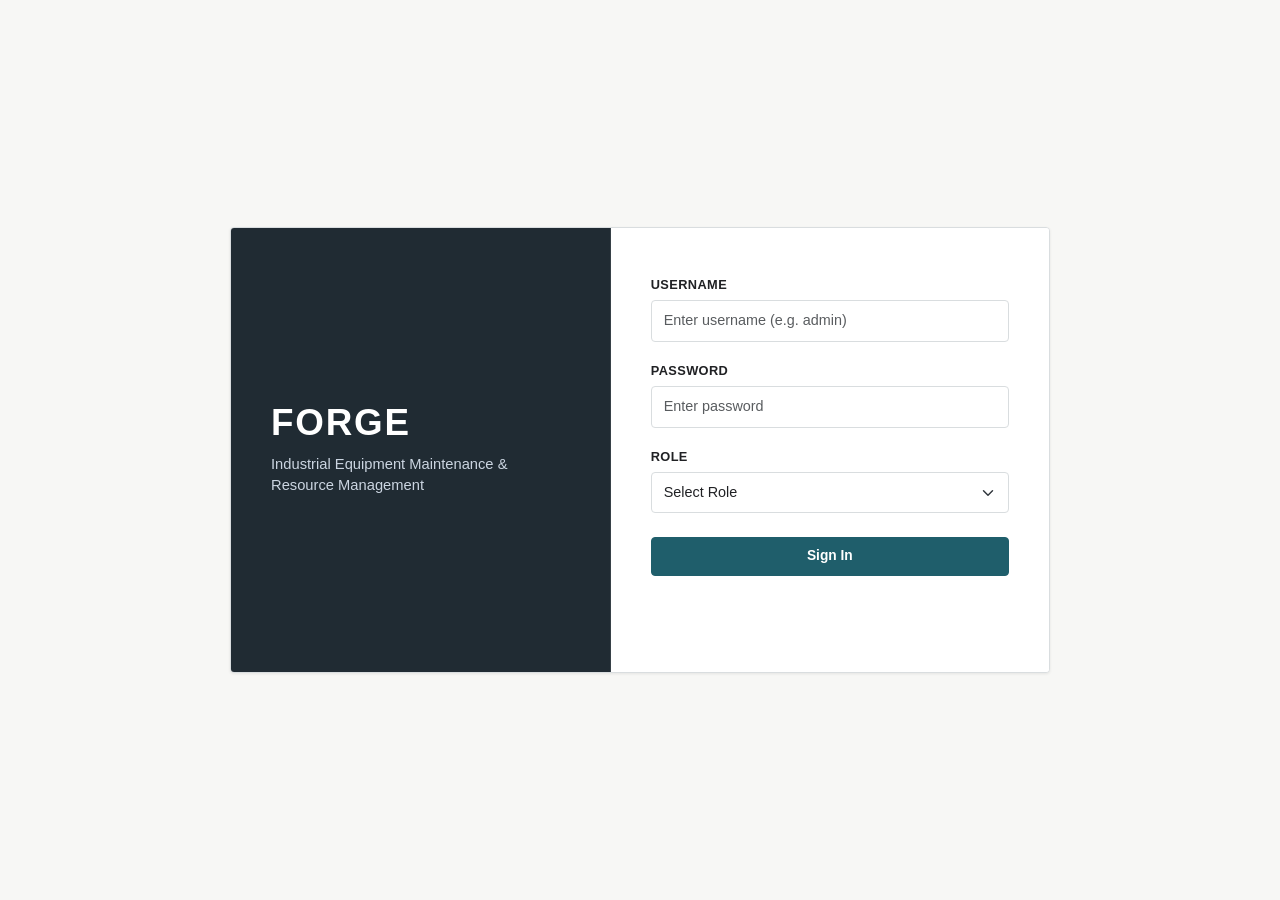
<file: index.html>
<!DOCTYPE html>
<html lang="en">

<head>
    <meta charset="UTF-8">
    <meta name="viewport" content="width=device-width, initial-scale=1.0">
    <title>FORGE - Industrial Equipment Maintenance & Resource Management</title>
    <!-- Bootstrap 5 CSS -->
    <link href="https://cdn.jsdelivr.net/npm/bootstrap@5.3.3/dist/css/bootstrap.min.css" rel="stylesheet">
    <!-- Custom Stylesheet -->
    <link rel="stylesheet" href="css/style.css">
</head>

<body>

    <div class="login-page">

        <div class="login-container">

            <div class="login-split-card">

                <!-- Left Panel: FORGE Wordmark + Subtitle Only -->
                <div class="login-brand-panel">
                    <h1>FORGE</h1>
                    <p>Industrial Equipment Maintenance & Resource Management</p>
                </div>

                <!-- Right Panel: Login Form Only -->
                <div class="login-form-panel">

                    <form id="loginForm">

                        <div class="mb-3">
                            <label for="username" class="form-label">Username</label>
                            <input type="text" id="username" class="form-control" placeholder="Enter username (e.g. admin)" required>
                        </div>

                        <div class="mb-3">
                            <label for="password" class="form-label">Password</label>
                            <input type="password" id="password" class="form-control" placeholder="Enter password" required>
                        </div>

                        <div class="mb-4">
                            <label for="role" class="form-label">Role</label>
                            <select id="role" class="form-select" required>
                                <option value="">Select Role</option>
                                <option value="Administrator">Administrator</option>
                                <option value="Technician">Technician</option>
                                <option value="Operator">Operator</option>
                            </select>
                        </div>

                        <button type="submit" class="btn btn-primary w-100 py-2">
                            Sign In
                        </button>

                        <p id="loginMessage"></p>

                    </form>

                </div>

            </div>

        </div>

    </div>

    <!-- Bootstrap Bundle JS -->
    <script src="https://cdn.jsdelivr.net/npm/bootstrap@5.3.3/dist/js/bootstrap.bundle.min.js"></script>
    <!-- Login Logic -->
    <script src="js/app.js"></script>

</body>

</html>
</file>
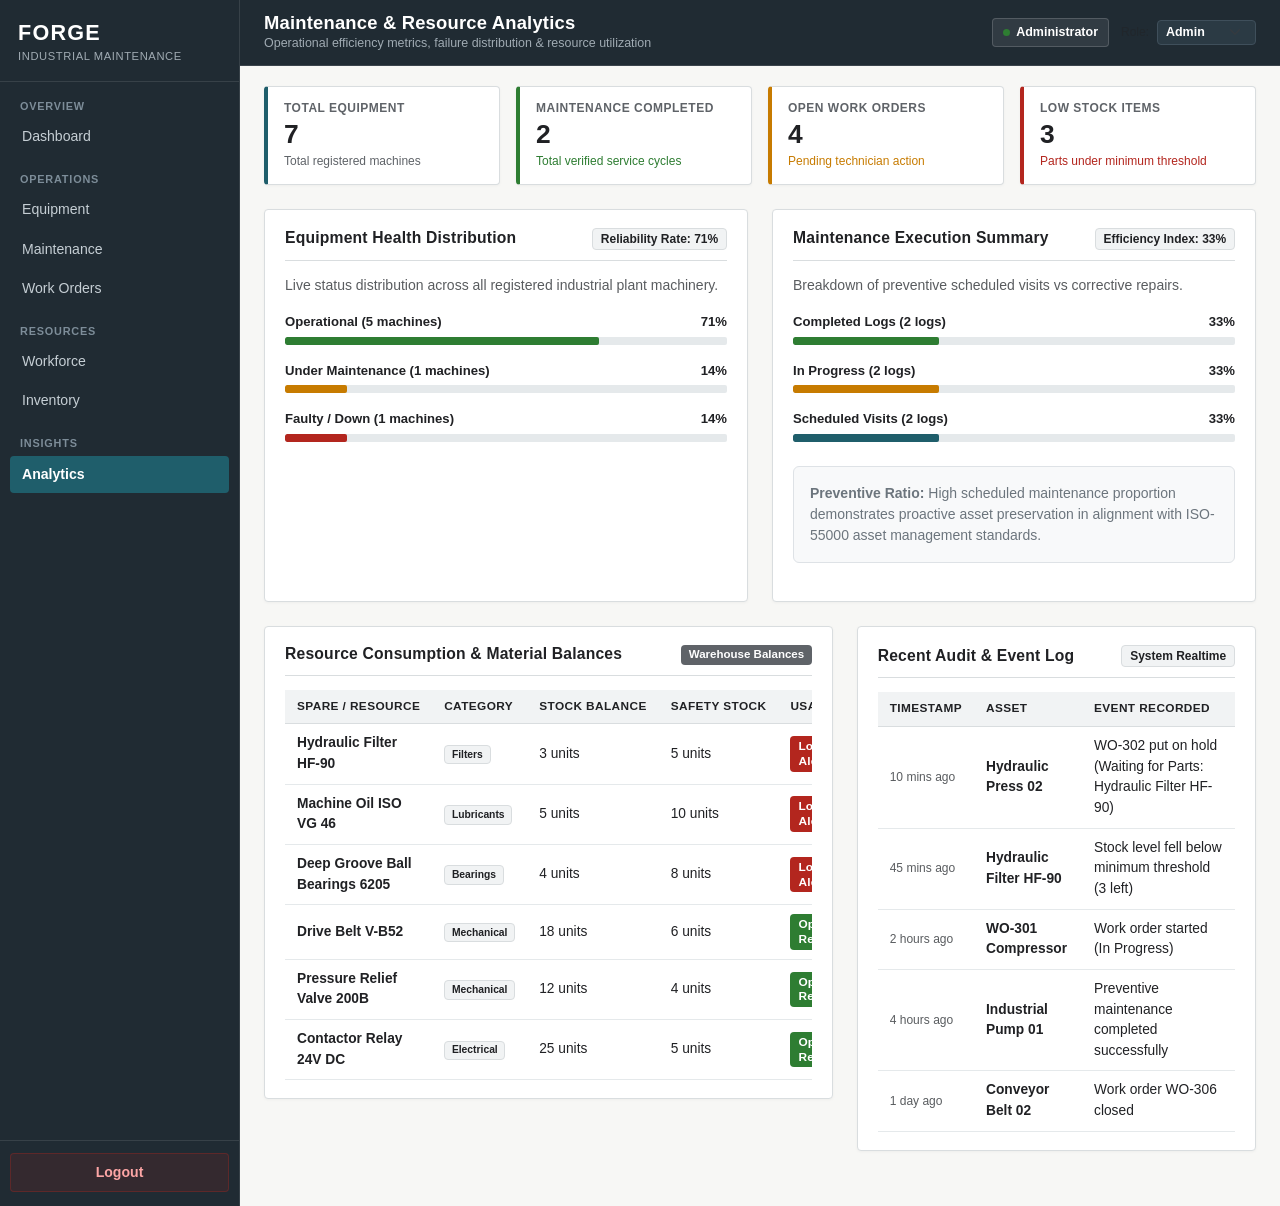
<file: pages/analytics.html>
<!DOCTYPE html>
<html lang="en">

<head>
    <meta charset="UTF-8">
    <meta name="viewport" content="width=device-width, initial-scale=1.0">
    <title>FORGE - Maintenance & Resource Analytics</title>

    <!-- Bootstrap 5 CSS -->
    <link href="https://cdn.jsdelivr.net/npm/bootstrap@5.3.3/dist/css/bootstrap.min.css" rel="stylesheet">

    <!-- Shared Stylesheet -->
    <link rel="stylesheet" href="../css/style.css">
</head>

<body>

    <div class="dashboard">

        <!-- Unified Sidebar Navigation -->
        <div class="sidebar">

            <div class="sidebar-brand">
                <h2>FORGE</h2>
                <span class="brand-sub">Industrial Maintenance</span>
            </div>

            <div class="sidebar-nav">
                <div class="nav-section-label">Overview</div>
                <a href="dashboard.html">Dashboard</a>

                <div class="nav-section-label">Operations</div>
                <a href="equipment.html">Equipment</a>
                <a href="maintenance.html">Maintenance</a>
                <a href="workorders.html">Work Orders</a>

                <div class="nav-section-label">Resources</div>
                <a href="workforce.html">Workforce</a>
                <a href="inventory.html">Inventory</a>

                <div class="nav-section-label">Insights</div>
                <a href="analytics.html" class="active">Analytics</a>
            </div>

            <div class="sidebar-footer">
                <a href="../index.html" class="logout" id="logoutBtn">Logout</a>
            </div>

        </div>

        <!-- Main Content Area -->
        <div class="main-content">

            <!-- Consistent Topbar -->
            <div class="topbar">

                <div class="topbar-left">
                    <h3>Maintenance & Resource Analytics</h3>
                    <p class="topbar-subtitle">
                        Operational efficiency metrics, failure distribution & resource utilization
                    </p>
                </div>

                <div class="topbar-right">
                    <span class="role-badge">
                        <span class="status-indicator-dot"></span>
                        <span class="topbar-role">Administrator</span>
                    </span>
                </div>

            </div>

            <!-- Page Body -->
            <div class="page-container">

                <!-- 1. Summary Cards -->
                <div class="row g-3 mb-4">

                    <div class="col-xl-3 col-sm-6">
                        <div class="dashboard-card card-blue">
                            <h5>Total Equipment</h5>
                            <h2 id="analyticTotalEq">0</h2>
                            <span class="card-hint">Total registered machines</span>
                        </div>
                    </div>

                    <div class="col-xl-3 col-sm-6">
                        <div class="dashboard-card card-green">
                            <h5>Maintenance Completed</h5>
                            <h2 id="analyticMaintDone">0</h2>
                            <span class="card-hint text-success">
                                Total verified service cycles
                            </span>
                        </div>
                    </div>

                    <div class="col-xl-3 col-sm-6">
                        <div class="dashboard-card card-amber">
                            <h5>Open Work Orders</h5>
                            <h2 id="analyticOpenOrders">0</h2>
                            <span class="card-hint text-warning">
                                Pending technician action
                            </span>
                        </div>
                    </div>

                    <div class="col-xl-3 col-sm-6">
                        <div class="dashboard-card card-red">
                            <h5>Low Stock Items</h5>
                            <h2 id="analyticLowStock">0</h2>
                            <span class="card-hint text-danger">
                                Parts under minimum threshold
                            </span>
                        </div>
                    </div>

                </div>

                <!-- 2. Equipment Status & 3. Maintenance Breakdown Progress Bars -->
                <div class="row g-4 mb-4">

                    <!-- Equipment Health Distribution -->
                    <div class="col-lg-6">
                        <div class="dashboard-section h-100">

                            <div class="section-header">
                                <h4>Equipment Health Distribution</h4>
                                <span class="badge bg-light text-dark border">
                                    Reliability Rate:
                                    <span id="operationalPercent">0%</span>
                                </span>
                            </div>

                            <p class="small text-muted mb-3">
                                Live status distribution across all registered industrial plant machinery.
                            </p>

                            <!-- Operational Progress -->
                            <div class="mb-3">
                                <div class="progress-label-row">
                                    <span>
                                        Operational
                                        (<span id="countOperational">0</span> machines)
                                    </span>
                                    <span id="labelOperational">0%</span>
                                </div>

                                <div class="progress-track">
                                    <div class="progress-fill progress-fill-green"
                                         id="barOperational"
                                         style="width: 0%;">
                                    </div>
                                </div>
                            </div>

                            <!-- Under Maintenance Progress -->
                            <div class="mb-3">
                                <div class="progress-label-row">
                                    <span>
                                        Under Maintenance
                                        (<span id="countMaintenance">0</span> machines)
                                    </span>
                                    <span id="labelMaintenance">0%</span>
                                </div>

                                <div class="progress-track">
                                    <div class="progress-fill progress-fill-amber"
                                         id="barMaintenance"
                                         style="width: 0%;">
                                    </div>
                                </div>
                            </div>

                            <!-- Faulty Equipment Progress -->
                            <div class="mb-2">
                                <div class="progress-label-row">
                                    <span>
                                        Faulty / Down
                                        (<span id="countFaulty">0</span> machines)
                                    </span>
                                    <span id="labelFaulty">0%</span>
                                </div>

                                <div class="progress-track">
                                    <div class="progress-fill progress-fill-red"
                                         id="barFaulty"
                                         style="width: 0%;">
                                    </div>
                                </div>
                            </div>

                        </div>
                    </div>

                    <!-- Maintenance Execution Summary -->
                    <div class="col-lg-6">
                        <div class="dashboard-section h-100">

                            <div class="section-header">
                                <h4>Maintenance Execution Summary</h4>
                                <span class="badge bg-light text-dark border">
                                    Efficiency Index:
                                    <span id="maintEfficiency">0%</span>
                                </span>
                            </div>

                            <p class="small text-muted mb-3">
                                Breakdown of preventive scheduled visits vs corrective repairs.
                            </p>

                            <!-- Completed Maintenance -->
                            <div class="mb-3">
                                <div class="progress-label-row">
                                    <span>
                                        Completed Logs
                                        (<span id="countCompletedMaint">0</span> logs)
                                    </span>
                                    <span id="labelCompletedMaint">0%</span>
                                </div>

                                <div class="progress-track">
                                    <div class="progress-fill progress-fill-green"
                                         id="barCompletedMaint"
                                         style="width: 0%;">
                                    </div>
                                </div>
                            </div>

                            <!-- In Progress Maintenance -->
                            <div class="mb-3">
                                <div class="progress-label-row">
                                    <span>
                                        In Progress
                                        (<span id="countInProgressMaint">0</span> logs)
                                    </span>
                                    <span id="labelInProgressMaint">0%</span>
                                </div>

                                <div class="progress-track">
                                    <div class="progress-fill progress-fill-amber"
                                         id="barInProgressMaint"
                                         style="width: 0%;">
                                    </div>
                                </div>
                            </div>

                            <!-- Scheduled Maintenance -->
                            <div class="mb-2">
                                <div class="progress-label-row">
                                    <span>
                                        Scheduled Visits
                                        (<span id="countScheduledMaint">0</span> logs)
                                    </span>
                                    <span id="labelScheduledMaint">0%</span>
                                </div>

                                <div class="progress-track">
                                    <div class="progress-fill progress-fill-blue"
                                         id="barScheduledMaint"
                                         style="width: 0%;">
                                    </div>
                                </div>
                            </div>

                            <div class="mt-4 p-3 bg-light rounded border">
                                <small class="text-secondary d-block">
                                    <strong>Preventive Ratio:</strong>
                                    High scheduled maintenance proportion demonstrates proactive
                                    asset preservation in alignment with ISO-55000 asset management standards.
                                </small>
                            </div>

                        </div>
                    </div>

                </div>

                <!-- 4. Resource Usage Section & 5. Recent System Activity Section -->
                <div class="row g-4">

                    <!-- Resource Usage Table -->
                    <div class="col-lg-7">
                        <div class="dashboard-section">

                            <div class="section-header">
                                <h4>Resource Consumption & Material Balances</h4>
                                <span class="badge bg-secondary">Warehouse Balances</span>
                            </div>

                            <div class="table-responsive">
                                <table class="table">
                                    <thead>
                                        <tr>
                                            <th>Spare / Resource</th>
                                            <th>Category</th>
                                            <th>Stock Balance</th>
                                            <th>Safety Stock</th>
                                            <th>Usage Status</th>
                                        </tr>
                                    </thead>

                                    <tbody id="resourceUsageBody">
                                        <!-- Populated dynamically by analytics.js -->
                                    </tbody>
                                </table>
                            </div>

                        </div>
                    </div>

                    <!-- Recent Activity Section -->
                    <div class="col-lg-5">
                        <div class="dashboard-section">

                            <div class="section-header">
                                <h4>Recent Audit & Event Log</h4>
                                <span class="badge bg-light text-dark border">
                                    System Realtime
                                </span>
                            </div>

                            <div class="table-responsive">
                                <table class="table">
                                    <thead>
                                        <tr>
                                            <th>Timestamp</th>
                                            <th>Asset</th>
                                            <th>Event Recorded</th>
                                        </tr>
                                    </thead>

                                    <tbody id="analyticsActivityBody">
                                        <!-- Populated dynamically by analytics.js -->
                                    </tbody>
                                </table>
                            </div>

                        </div>
                    </div>

                </div>

            </div>

        </div>

    </div>

    <!-- Bootstrap 5 Bundle JS -->
    <script src="https://cdn.jsdelivr.net/npm/bootstrap@5.3.3/dist/js/bootstrap.bundle.min.js"></script>

    <!-- Shared Utility Script -->
    <script src="../js/common.js"></script>

    <!-- Page Logic Script -->
    <script src="../js/analytics.js"></script>

</body>

</html>
</file>
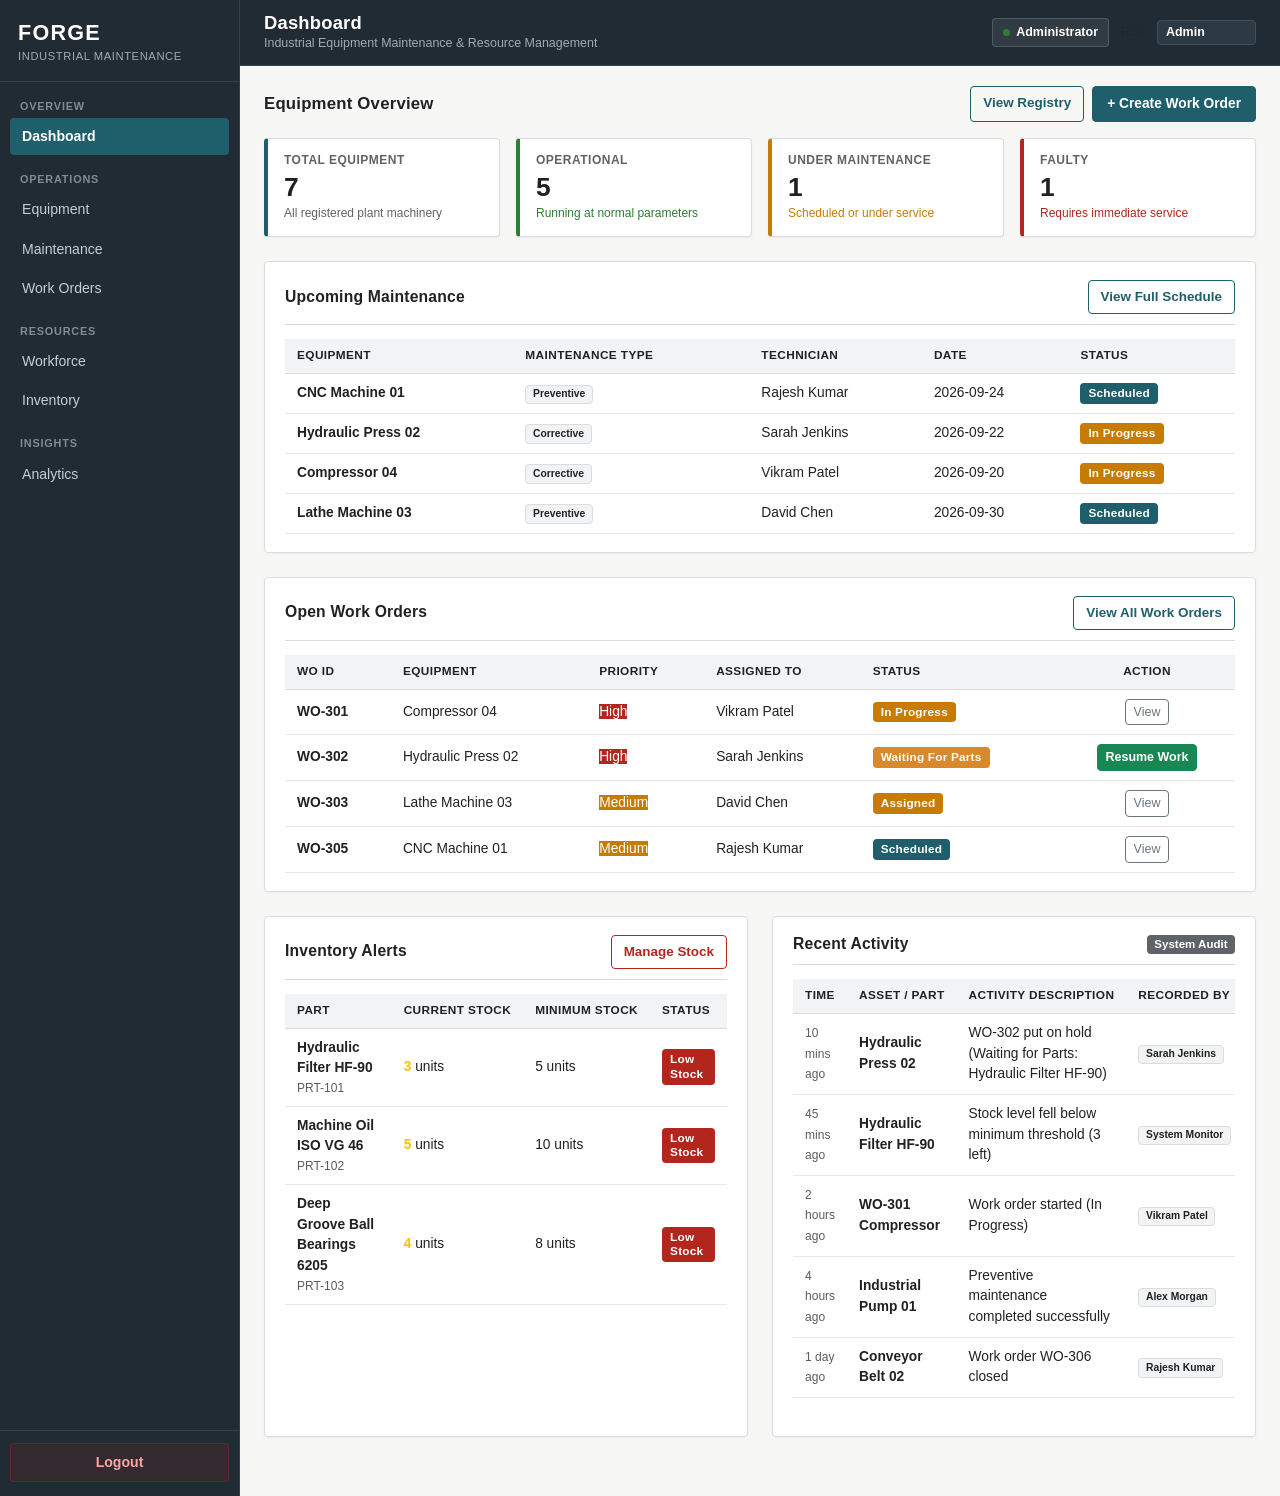
<file: pages/dashboard.html>
<!DOCTYPE html>
<html lang="en">

<head>
    <meta charset="UTF-8">
    <meta name="viewport" content="width=device-width, initial-scale=1.0">
    <title>FORGE - Industrial Operations Dashboard</title>

    <!-- Bootstrap 5 CSS -->
    <link href="https://cdn.jsdelivr.net/npm/bootstrap@5.3.3/dist/css/bootstrap.min.css" rel="stylesheet">

    <!-- Shared Stylesheet -->
    <link rel="stylesheet" href="../css/style.css">
</head>

<body>

    <div class="dashboard">

        <!-- Unified Sidebar Navigation -->
        <div class="sidebar">
            <div class="sidebar-brand">
                <h2>FORGE</h2>
                <span class="brand-sub">Industrial Maintenance</span>
            </div>

            <div class="sidebar-nav">
                <div class="nav-section-label">Overview</div>
                <a href="dashboard.html" class="active">Dashboard</a>

                <div class="nav-section-label">Operations</div>
                <a href="equipment.html">Equipment</a>
                <a href="maintenance.html">Maintenance</a>
                <a href="workorders.html">Work Orders</a>

                <div class="nav-section-label">Resources</div>
                <a href="workforce.html">Workforce</a>
                <a href="inventory.html">Inventory</a>

                <div class="nav-section-label">Insights</div>
                <a href="analytics.html">Analytics</a>
            </div>

            <div class="sidebar-footer">
                <a href="../index.html" class="logout" id="logoutBtn">Logout</a>
            </div>
        </div>

        <!-- Main Content Area -->
        <div class="main-content">

            <!-- Consistent Topbar -->
            <div class="topbar">
                <div class="topbar-left">
                    <h3>Dashboard</h3>
                    <p class="topbar-subtitle">Industrial Equipment Maintenance & Resource Management</p>
                </div>
                <div class="topbar-right">
                    <span class="role-badge">
                        <span class="status-indicator-dot"></span>
                        <span class="topbar-role">Administrator</span>
                    </span>
                </div>
            </div>

            <!-- Page Body -->
            <div class="page-container">

                <!-- Equipment Overview Section -->
                <div class="d-flex justify-content-between align-items-center mb-3">
                    <h4 class="mb-0 fw-bold" style="color:var(--text-primary); font-size:1.05rem; letter-spacing:0.2px;">Equipment Overview</h4>
                    <div class="d-flex gap-2">
                        <a href="equipment.html" class="btn btn-sm btn-outline-primary fw-semibold">View Registry</a>
                        <a href="workorders.html" class="btn btn-sm btn-primary fw-semibold">+ Create Work Order</a>
                    </div>
                </div>

                <!-- Primary 4 KPI Overview Cards -->
                <div class="row g-3 mb-4">
                    <div class="col-xl-3 col-sm-6">
                        <div class="dashboard-card card-blue">
                            <h5>Total Equipment</h5>
                            <h2 id="totalEquipment">0</h2>
                            <span class="card-hint">All registered plant machinery</span>
                        </div>
                    </div>

                    <div class="col-xl-3 col-sm-6">
                        <div class="dashboard-card card-green">
                            <h5>Operational</h5>
                            <h2 id="operationalEquipment">0</h2>
                            <span class="card-hint text-success">Running at normal parameters</span>
                        </div>
                    </div>

                    <div class="col-xl-3 col-sm-6">
                        <div class="dashboard-card card-amber">
                            <h5>Under Maintenance</h5>
                            <h2 id="maintenanceEquipment">0</h2>
                            <span class="card-hint text-warning">Scheduled or under service</span>
                        </div>
                    </div>

                    <div class="col-xl-3 col-sm-6">
                        <div class="dashboard-card card-red">
                            <h5>Faulty</h5>
                            <h2 id="faultyEquipment">0</h2>
                            <span class="card-hint text-danger">Requires immediate service</span>
                        </div>
                    </div>
                </div>

                <!-- Upcoming Maintenance Section -->
                <div class="dashboard-section mb-4">
                    <div class="section-header">
                        <h4>Upcoming Maintenance</h4>
                        <a href="maintenance.html" class="btn btn-sm btn-outline-primary">View Full Schedule</a>
                    </div>

                    <div class="table-responsive">
                        <table class="table">
                            <thead>
                                <tr>
                                    <th>Equipment</th>
                                    <th>Maintenance Type</th>
                                    <th>Technician</th>
                                    <th>Date</th>
                                    <th>Status</th>
                                </tr>
                            </thead>
                            <tbody id="upcomingMaintenanceBody">
                                <!-- Populated dynamically by dashboard.js -->
                            </tbody>
                        </table>
                    </div>

                    <div id="maintenanceEmptyState" class="empty-state d-none">
                        <div class="empty-state-icon">📋</div>
                        <h5>No Upcoming Maintenance</h5>
                        <p>All preventive maintenance tasks are currently up to date.</p>
                    </div>
                </div>

                <!-- Open Work Orders Section -->
                <div class="dashboard-section mb-4">
                    <div class="section-header">
                        <h4>Open Work Orders</h4>
                        <a href="workorders.html" class="btn btn-sm btn-outline-primary">View All Work Orders</a>
                    </div>

                    <div class="table-responsive">
                        <table class="table">
                            <thead>
                                <tr>
                                    <th>WO ID</th>
                                    <th>Equipment</th>
                                    <th>Priority</th>
                                    <th>Assigned To</th>
                                    <th>Status</th>
                                    <th class="text-center">Action</th>
                                </tr>
                            </thead>
                            <tbody id="openWorkOrdersBody">
                                <!-- Populated dynamically by dashboard.js -->
                            </tbody>
                        </table>
                    </div>

                    <div id="workOrdersEmptyState" class="empty-state d-none">
                        <div class="empty-state-icon">✅</div>
                        <h5>No Open Work Orders</h5>
                        <p>All work orders have been resolved or closed.</p>
                    </div>
                </div>

                <!-- Two-Column Grid: Inventory Alerts & Recent Activity -->
                <div class="row g-4 mb-4">

                    <!-- Left: Inventory Alerts -->
                    <div class="col-lg-6">
                        <div class="dashboard-section h-100">
                            <div class="section-header">
                                <h4>Inventory Alerts</h4>
                                <a href="inventory.html" class="btn btn-sm btn-outline-danger">Manage Stock</a>
                            </div>

                            <div class="table-responsive">
                                <table class="table">
                                    <thead>
                                        <tr>
                                            <th>Part</th>
                                            <th>Current Stock</th>
                                            <th>Minimum Stock</th>
                                            <th>Status</th>
                                        </tr>
                                    </thead>
                                    <tbody id="inventoryAlertsBody">
                                        <!-- Populated dynamically by dashboard.js -->
                                    </tbody>
                                </table>
                            </div>

                            <div id="inventoryEmptyState" class="empty-state d-none">
                                <div class="empty-state-icon">📦</div>
                                <h5>Inventory Healthy</h5>
                                <p>All critical spare parts are above safety stock thresholds.</p>
                            </div>
                        </div>
                    </div>

                    <!-- Right: Recent Activity List -->
                    <div class="col-lg-6">
                        <div class="dashboard-section h-100">
                            <div class="section-header">
                                <h4>Recent Activity</h4>
                                <span class="badge bg-secondary">System Audit</span>
                            </div>

                            <div class="table-responsive">
                                <table class="table">
                                    <thead>
                                        <tr>
                                            <th>Time</th>
                                            <th>Asset / Part</th>
                                            <th>Activity Description</th>
                                            <th>Recorded By</th>
                                        </tr>
                                    </thead>
                                    <tbody id="recentActivityBody">
                                        <!-- Populated dynamically by dashboard.js -->
                                    </tbody>
                                </table>
                            </div>
                        </div>
                    </div>

                </div>

            </div>

        </div>

    </div>

    <!-- Bootstrap 5 JS Bundle -->
    <script src="https://cdn.jsdelivr.net/npm/bootstrap@5.3.3/dist/js/bootstrap.bundle.min.js"></script>
    <!-- Shared Common Script -->
    <script src="../js/common.js"></script>
    <!-- Page Specific Script -->
    <script src="../js/dashboard.js"></script>

</body>

</html>
</file>
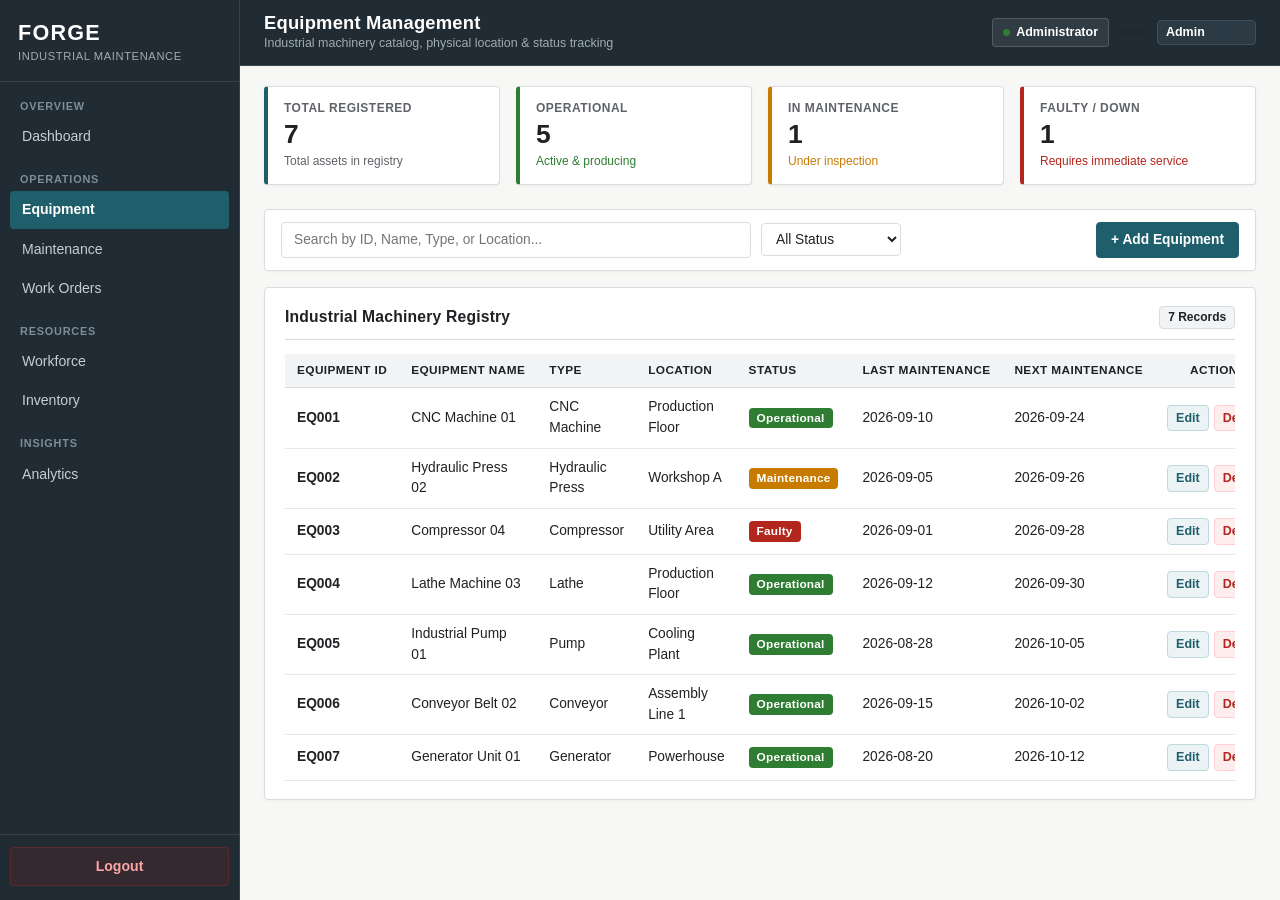
<file: pages/equipment.html>
<!DOCTYPE html>
<html lang="en">

<head>
    <meta charset="UTF-8">
    <meta name="viewport" content="width=device-width, initial-scale=1.0">
    <title>FORGE - Equipment Management</title>
    <!-- Bootstrap 5 CSS -->
    <link href="https://cdn.jsdelivr.net/npm/bootstrap@5.3.3/dist/css/bootstrap.min.css" rel="stylesheet">
    <!-- Shared Stylesheet -->
    <link rel="stylesheet" href="../css/style.css">
</head>

<body>

    <div class="dashboard">

        <!-- Unified Sidebar Navigation -->
        <div class="sidebar">
            <div class="sidebar-brand">
                <h2>FORGE</h2>
                <span class="brand-sub">Industrial Maintenance</span>
            </div>

            <div class="sidebar-nav">
                <div class="nav-section-label">Overview</div>
                <a href="dashboard.html">Dashboard</a>

                <div class="nav-section-label">Operations</div>
                <a href="equipment.html" class="active">Equipment</a>
                <a href="maintenance.html">Maintenance</a>
                <a href="workorders.html">Work Orders</a>

                <div class="nav-section-label">Resources</div>
                <a href="workforce.html">Workforce</a>
                <a href="inventory.html">Inventory</a>

                <div class="nav-section-label">Insights</div>
                <a href="analytics.html">Analytics</a>
            </div>

            <div class="sidebar-footer">
                <a href="../index.html" class="logout" id="logoutBtn">Logout</a>
            </div>
        </div>

        <!-- Main Content Area -->
        <div class="main-content">

            <!-- Consistent Topbar -->
            <div class="topbar">
                <div class="topbar-left">
                    <h3>Equipment Management</h3>
                    <p class="topbar-subtitle">Industrial machinery catalog, physical location & status tracking</p>
                </div>
                <div class="topbar-right">
                    <span class="role-badge">
                        <span class="status-indicator-dot"></span>
                        <span class="topbar-role">Administrator</span>
                    </span>
                </div>
            </div>

            <!-- Page Body -->
            <div class="page-container">

                <!-- Summary Statistic Cards -->
                <div class="row g-3 mb-4">
                    <div class="col-xl-3 col-sm-6">
                        <div class="dashboard-card card-blue">
                            <h5>Total Registered</h5>
                            <h2 id="kpiTotal">0</h2>
                            <span class="card-hint">Total assets in registry</span>
                        </div>
                    </div>
                    <div class="col-xl-3 col-sm-6">
                        <div class="dashboard-card card-green">
                            <h5>Operational</h5>
                            <h2 id="kpiOperational">0</h2>
                            <span class="card-hint text-success">Active & producing</span>
                        </div>
                    </div>
                    <div class="col-xl-3 col-sm-6">
                        <div class="dashboard-card card-amber">
                            <h5>In Maintenance</h5>
                            <h2 id="kpiMaintenance">0</h2>
                            <span class="card-hint text-warning">Under inspection</span>
                        </div>
                    </div>
                    <div class="col-xl-3 col-sm-6">
                        <div class="dashboard-card card-red">
                            <h5>Faulty / Down</h5>
                            <h2 id="kpiFaulty">0</h2>
                            <span class="card-hint text-danger">Requires immediate service</span>
                        </div>
                    </div>
                </div>

                <!-- Action Toolbar: Search, Filter, Add Button -->
                <div class="action-toolbar">
                    <div class="search-filter-group">
                        <input type="text" id="searchInput" class="search-input" placeholder="Search by ID, Name, Type, or Location...">
                        <select id="statusFilter" class="filter-select">
                            <option value="All">All Status</option>
                            <option value="Operational">Operational</option>
                            <option value="Maintenance">Maintenance</option>
                            <option value="Faulty">Faulty</option>
                        </select>
                    </div>

                    <div>
                        <button class="btn btn-primary" data-bs-toggle="modal" data-bs-target="#equipmentModal" id="addNewEquipmentBtn">
                            + Add Equipment
                        </button>
                    </div>
                </div>

                <!-- Main Section: Equipment Table -->
                <div class="dashboard-section">
                    <div class="section-header">
                        <h4>Industrial Machinery Registry</h4>
                        <span class="badge bg-light text-secondary border" id="recordsCount">0 Records</span>
                    </div>

                    <div class="table-responsive">
                        <table class="table">
                            <thead>
                                <tr>
                                    <th>Equipment ID</th>
                                    <th>Equipment Name</th>
                                    <th>Type</th>
                                    <th>Location</th>
                                    <th>Status</th>
                                    <th>Last Maintenance</th>
                                    <th>Next Maintenance</th>
                                    <th class="text-center">Actions</th>
                                </tr>
                            </thead>
                            <tbody id="equipmentTableBody">
                                <!-- Populated dynamically by equipment.js -->
                            </tbody>
                        </table>
                    </div>

                    <!-- Empty State for Searches / No Data -->
                    <div id="equipmentEmptyState" class="empty-state d-none">
                        <div class="empty-state-icon">⚙️</div>
                        <h5>No Equipment Found</h5>
                        <p>No machinery matches your search query or filter criteria. Try resetting filters.</p>
                    </div>
                </div>

            </div>

        </div>

    </div>

    <!-- Add / Edit Equipment Modal -->
    <div class="modal fade" id="equipmentModal" tabindex="-1" aria-labelledby="equipmentModalLabel" aria-hidden="true">
        <div class="modal-dialog modal-dialog-centered">
            <div class="modal-content">
                <div class="modal-header">
                    <h5 class="modal-title" id="equipmentModalLabel">Add New Equipment</h5>
                    <button type="button" class="btn-close" data-bs-dismiss="modal" aria-label="Close"></button>
                </div>
                <div class="modal-body">
                    <form id="equipmentForm">
                        <input type="hidden" id="editIndex" value="-1">

                        <div class="mb-3">
                            <label for="eqId" class="form-label fw-bold">Equipment ID *</label>
                            <input type="text" class="form-control" id="eqId" placeholder="e.g. EQ008" required>
                        </div>

                        <div class="mb-3">
                            <label for="eqName" class="form-label fw-bold">Equipment Name *</label>
                            <input type="text" class="form-control" id="eqName" placeholder="e.g. CNC Milling Center 02" required>
                        </div>

                        <div class="row g-2 mb-3">
                            <div class="col-md-6">
                                <label for="eqType" class="form-label fw-bold">Machinery Type *</label>
                                <select class="form-select" id="eqType" required>
                                    <option value="">Select Type</option>
                                    <option value="CNC Machine">CNC Machine</option>
                                    <option value="Hydraulic Press">Hydraulic Press</option>
                                    <option value="Compressor">Compressor</option>
                                    <option value="Lathe">Lathe Machine</option>
                                    <option value="Pump">Industrial Pump</option>
                                    <option value="Conveyor">Conveyor Belt</option>
                                    <option value="Generator">Generator</option>
                                    <option value="Drill">Drilling Machine</option>
                                </select>
                            </div>
                            <div class="col-md-6">
                                <label for="eqLocation" class="form-label fw-bold">Facility Location *</label>
                                <input type="text" class="form-control" id="eqLocation" placeholder="e.g. Workshop B" required>
                            </div>
                        </div>

                        <div class="mb-3">
                            <label for="eqStatus" class="form-label fw-bold">Current Status *</label>
                            <select class="form-select" id="eqStatus" required>
                                <option value="Operational">Operational</option>
                                <option value="Maintenance">Maintenance</option>
                                <option value="Faulty">Faulty</option>
                            </select>
                        </div>

                        <div class="row g-2 mb-3">
                            <div class="col-md-6">
                                <label for="eqLastMaint" class="form-label fw-bold">Last Maintenance *</label>
                                <input type="date" class="form-control" id="eqLastMaint" required>
                            </div>
                            <div class="col-md-6">
                                <label for="eqNextMaint" class="form-label fw-bold">Next Maintenance *</label>
                                <input type="date" class="form-control" id="eqNextMaint" required>
                            </div>
                        </div>

                        <div class="modal-footer px-0 pb-0">
                            <button type="button" class="btn btn-secondary" data-bs-dismiss="modal">Cancel</button>
                            <button type="submit" class="btn btn-primary" id="saveEquipmentBtn">Save Record</button>
                        </div>
                    </form>
                </div>
            </div>
        </div>
    </div>

    <!-- Bootstrap 5 Bundle JS -->
    <script src="https://cdn.jsdelivr.net/npm/bootstrap@5.3.3/dist/js/bootstrap.bundle.min.js"></script>
    <!-- Shared Utility Script -->
    <script src="../js/common.js"></script>
    <!-- Page Logic Script -->
    <script src="../js/equipment.js"></script>

</body>

</html>
</file>
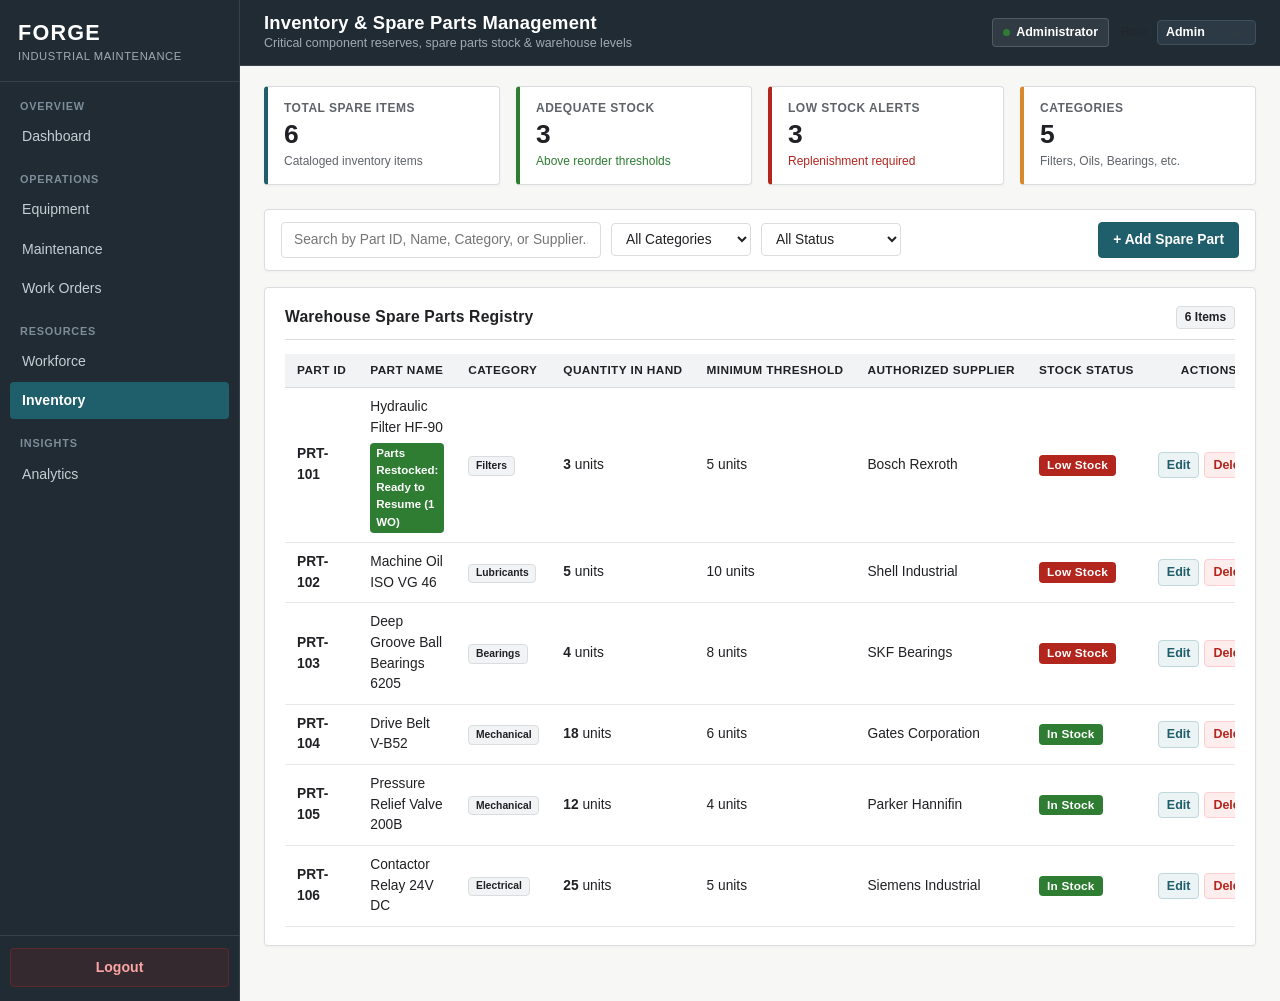
<file: pages/inventory.html>
<!DOCTYPE html>
<html lang="en">

<head>
    <meta charset="UTF-8">
    <meta name="viewport" content="width=device-width, initial-scale=1.0">
    <title>FORGE - Spare Parts & Inventory Management</title>

    <!-- Bootstrap 5 CSS -->
    <link href="https://cdn.jsdelivr.net/npm/bootstrap@5.3.3/dist/css/bootstrap.min.css" rel="stylesheet">

    <!-- Shared Stylesheet -->
    <link rel="stylesheet" href="../css/style.css">
</head>

<body>

    <div class="dashboard">

        <!-- Unified Sidebar Navigation -->
        <div class="sidebar">

            <div class="sidebar-brand">
                <h2>FORGE</h2>
                <span class="brand-sub">Industrial Maintenance</span>
            </div>

            <div class="sidebar-nav">
                <div class="nav-section-label">Overview</div>
                <a href="dashboard.html">Dashboard</a>

                <div class="nav-section-label">Operations</div>
                <a href="equipment.html">Equipment</a>
                <a href="maintenance.html">Maintenance</a>
                <a href="workorders.html">Work Orders</a>

                <div class="nav-section-label">Resources</div>
                <a href="workforce.html">Workforce</a>
                <a href="inventory.html" class="active">Inventory</a>

                <div class="nav-section-label">Insights</div>
                <a href="analytics.html">Analytics</a>
            </div>

            <div class="sidebar-footer">
                <a href="../index.html" class="logout" id="logoutBtn">Logout</a>
            </div>

        </div>

        <!-- Main Content Area -->
        <div class="main-content">

            <!-- Consistent Topbar -->
            <div class="topbar">

                <div class="topbar-left">
                    <h3>Inventory & Spare Parts Management</h3>
                    <p class="topbar-subtitle">
                        Critical component reserves, spare parts stock & warehouse levels
                    </p>
                </div>

                <div class="topbar-right">
                    <span class="role-badge">
                        <span class="status-indicator-dot"></span>
                        <span class="topbar-role">Administrator</span>
                    </span>
                </div>

            </div>

            <!-- Page Body -->
            <div class="page-container">

                <!-- Summary Metric Cards -->
                <div class="row g-3 mb-4">

                    <div class="col-xl-3 col-sm-6">
                        <div class="dashboard-card card-blue">
                            <h5>Total Spare Items</h5>
                            <h2 id="kpiTotalParts">0</h2>
                            <span class="card-hint">Cataloged inventory items</span>
                        </div>
                    </div>

                    <div class="col-xl-3 col-sm-6">
                        <div class="dashboard-card card-green">
                            <h5>Adequate Stock</h5>
                            <h2 id="kpiAdequateStock">0</h2>
                            <span class="card-hint text-success">Above reorder thresholds</span>
                        </div>
                    </div>

                    <div class="col-xl-3 col-sm-6">
                        <div class="dashboard-card card-red">
                            <h5>Low Stock Alerts</h5>
                            <h2 id="kpiLowStock">0</h2>
                            <span class="card-hint text-danger">Replenishment required</span>
                        </div>
                    </div>

                    <div class="col-xl-3 col-sm-6">
                        <div class="dashboard-card card-purple">
                            <h5>Categories</h5>
                            <h2 id="kpiCategories">5</h2>
                            <span class="card-hint">Filters, Oils, Bearings, etc.</span>
                        </div>
                    </div>

                </div>

                <!-- Action Toolbar: Search, Filter, Add Button -->
                <div class="action-toolbar">

                    <div class="search-filter-group">
                        <input
                            type="text"
                            id="searchInput"
                            class="search-input"
                            placeholder="Search by Part ID, Name, Category, or Supplier..."
                        >

                        <select id="categoryFilter" class="filter-select">
                            <option value="All">All Categories</option>
                            <option value="Filters">Filters</option>
                            <option value="Lubricants">Lubricants</option>
                            <option value="Bearings">Bearings</option>
                            <option value="Electrical">Electrical</option>
                            <option value="Mechanical">Mechanical</option>
                        </select>

                        <select id="statusFilter" class="filter-select">
                            <option value="All">All Status</option>
                            <option value="In Stock">In Stock</option>
                            <option value="Low Stock">Low Stock</option>
                            <option value="Out of Stock">Out of Stock</option>
                        </select>
                    </div>

                    <div>
                        <button
                            class="btn btn-primary"
                            data-bs-toggle="modal"
                            data-bs-target="#inventoryModal"
                            id="addNewPartBtn"
                        >
                            + Add Spare Part
                        </button>
                    </div>

                </div>

                <!-- Main Section: Inventory Table -->
                <div class="dashboard-section">

                    <div class="section-header">
                        <h4>Warehouse Spare Parts Registry</h4>
                        <span class="badge bg-light text-secondary border" id="recordsCount">0 Items</span>
                    </div>

                    <div class="table-responsive">
                        <table class="table">
                            <thead>
                                <tr>
                                    <th>Part ID</th>
                                    <th>Part Name</th>
                                    <th>Category</th>
                                    <th>Quantity In Hand</th>
                                    <th>Minimum Threshold</th>
                                    <th>Authorized Supplier</th>
                                    <th>Stock Status</th>
                                    <th class="text-center">Actions</th>
                                </tr>
                            </thead>
                            <tbody id="inventoryTableBody">
                                <!-- Populated dynamically by inventory.js -->
                            </tbody>
                        </table>
                    </div>

                    <!-- Empty State for Searches / Filters -->
                    <div id="inventoryEmptyState" class="empty-state d-none">
                        <div class="empty-state-icon">📦</div>
                        <h5>No Spare Parts Found</h5>
                        <p>No inventory items match your search query or selected category.</p>
                    </div>

                </div>

            </div>

        </div>

    </div>

    <!-- Add / Edit Spare Part Modal -->
    <div
        class="modal fade"
        id="inventoryModal"
        tabindex="-1"
        aria-labelledby="partModalLabel"
        aria-hidden="true"
    >
        <div class="modal-dialog modal-dialog-centered">
            <div class="modal-content">

                <div class="modal-header">
                    <h5 class="modal-title" id="partModalLabel">Add Spare Part</h5>
                    <button type="button" class="btn-close" data-bs-dismiss="modal" aria-label="Close"></button>
                </div>

                <div class="modal-body">
                    <form id="inventoryForm">
                        <input type="hidden" id="editIndex" value="-1">

                        <div class="mb-3">
                            <label for="partId" class="form-label fw-bold">Part ID *</label>
                            <input type="text" class="form-control" id="partId" placeholder="e.g. PRT-107" required>
                        </div>

                        <div class="mb-3">
                            <label for="partName" class="form-label fw-bold">Part Name / Description *</label>
                            <input type="text" class="form-control" id="partName" placeholder="e.g. O-Ring Sealing Kit 40mm" required>
                        </div>

                        <div class="row g-2 mb-3">
                            <div class="col-md-6">
                                <label for="partCategory" class="form-label fw-bold">Category *</label>
                                <select class="form-select" id="partCategory" required>
                                    <option value="Filters">Filters</option>
                                    <option value="Lubricants">Lubricants</option>
                                    <option value="Bearings">Bearings</option>
                                    <option value="Electrical">Electrical</option>
                                    <option value="Mechanical">Mechanical</option>
                                </select>
                            </div>

                            <div class="col-md-6">
                                <label for="partSupplier" class="form-label fw-bold">Supplier *</label>
                                <input type="text" class="form-control" id="partSupplier" placeholder="e.g. Bosch Rexroth" required>
                            </div>
                        </div>

                        <div class="row g-2 mb-3">
                            <div class="col-md-6">
                                <label for="partQuantity" class="form-label fw-bold">Quantity In Hand *</label>
                                <input type="number" class="form-control" id="partQuantity" min="0" placeholder="e.g. 15" required>
                            </div>

                            <div class="col-md-6">
                                <label for="partMinStock" class="form-label fw-bold">Minimum Stock Alert *</label>
                                <input type="number" class="form-control" id="partMinStock" min="1" placeholder="e.g. 5" required>
                            </div>
                        </div>

                        <div class="modal-footer px-0 pb-0">
                            <button type="button" class="btn btn-secondary" data-bs-dismiss="modal">Cancel</button>
                            <button type="submit" class="btn btn-primary" id="savePartBtn">Save Spare Part</button>
                        </div>
                    </form>
                </div>

            </div>
        </div>
    </div>

    <!-- Bootstrap 5 Bundle JS -->
    <script src="https://cdn.jsdelivr.net/npm/bootstrap@5.3.3/dist/js/bootstrap.bundle.min.js"></script>
    <!-- Shared Utility Script -->
    <script src="../js/common.js"></script>
    <!-- Page Logic Script -->
    <script src="../js/inventory.js"></script>

</body>

</html>
</file>
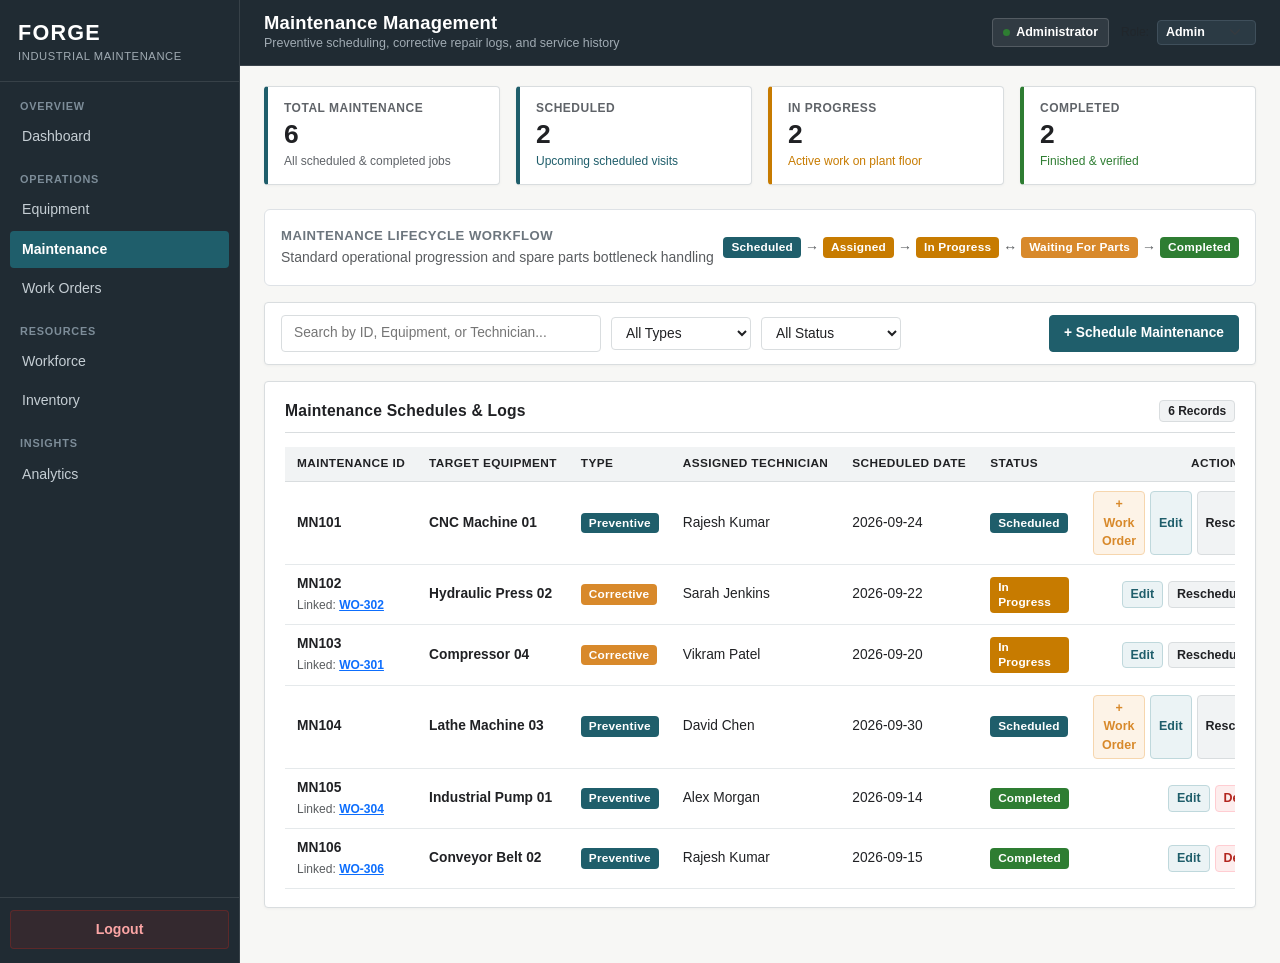
<file: pages/maintenance.html>
<!DOCTYPE html>
<html lang="en">

<head>
    <meta charset="UTF-8">
    <meta name="viewport" content="width=device-width, initial-scale=1.0">
    <title>FORGE - Maintenance Scheduling & Logs</title>
    <!-- Bootstrap 5 CSS -->
    <link href="https://cdn.jsdelivr.net/npm/bootstrap@5.3.3/dist/css/bootstrap.min.css" rel="stylesheet">
    <!-- Shared Stylesheet -->
    <link rel="stylesheet" href="../css/style.css">
</head>

<body>

    <div class="dashboard">

        <!-- Unified Sidebar Navigation -->
        <div class="sidebar">
            <div class="sidebar-brand">
                <h2>FORGE</h2>
                <span class="brand-sub">Industrial Maintenance</span>
            </div>

            <div class="sidebar-nav">
                <div class="nav-section-label">Overview</div>
                <a href="dashboard.html">Dashboard</a>

                <div class="nav-section-label">Operations</div>
                <a href="equipment.html">Equipment</a>
                <a href="maintenance.html" class="active">Maintenance</a>
                <a href="workorders.html">Work Orders</a>

                <div class="nav-section-label">Resources</div>
                <a href="workforce.html">Workforce</a>
                <a href="inventory.html">Inventory</a>

                <div class="nav-section-label">Insights</div>
                <a href="analytics.html">Analytics</a>
            </div>

            <div class="sidebar-footer">
                <a href="../index.html" class="logout" id="logoutBtn">Logout</a>
            </div>
        </div>

        <!-- Main Content Area -->
        <div class="main-content">

            <!-- Consistent Topbar -->
            <div class="topbar">
                <div class="topbar-left">
                    <h3>Maintenance Management</h3>
                    <p class="topbar-subtitle">Preventive scheduling, corrective repair logs, and service history</p>
                </div>
                <div class="topbar-right">
                    <span class="role-badge">
                        <span class="status-indicator-dot"></span>
                        <span class="topbar-role">Administrator</span>
                    </span>
                </div>
            </div>

            <!-- Page Body -->
            <div class="page-container">

                <!-- Summary Metric Cards -->
                <div class="row g-3 mb-4">
                    <div class="col-xl-3 col-sm-6">
                        <div class="dashboard-card card-blue">
                            <h5>Total Maintenance</h5>
                            <h2 id="kpiTotalMaint">0</h2>
                            <span class="card-hint">All scheduled & completed jobs</span>
                        </div>
                    </div>
                    <div class="col-xl-3 col-sm-6">
                        <div class="dashboard-card card-blue">
                            <h5>Scheduled</h5>
                            <h2 id="kpiScheduled">0</h2>
                            <span class="card-hint text-info">Upcoming scheduled visits</span>
                        </div>
                    </div>
                    <div class="col-xl-3 col-sm-6">
                        <div class="dashboard-card card-amber">
                            <h5>In Progress</h5>
                            <h2 id="kpiInProgress">0</h2>
                            <span class="card-hint text-warning">Active work on plant floor</span>
                        </div>
                    </div>
                    <div class="col-xl-3 col-sm-6">
                        <div class="dashboard-card card-green">
                            <h5>Completed</h5>
                            <h2 id="kpiCompleted">0</h2>
                            <span class="card-hint text-success">Finished & verified</span>
                        </div>
                    </div>
                </div>

                <!-- Operational Workflow Guide -->
                <div class="p-3 mb-3 bg-white rounded border">
                    <div class="d-flex flex-wrap align-items-center justify-content-between gap-2">
                        <div>
                            <strong class="d-block text-secondary" style="font-size:0.82rem; text-transform:uppercase; letter-spacing:0.5px;">Maintenance Lifecycle Workflow</strong>
                            <small class="text-muted">Standard operational progression and spare parts bottleneck handling</small>
                        </div>
                        <div class="d-flex flex-wrap align-items-center gap-1 small fw-semibold">
                            <span class="badge-status badge-scheduled">Scheduled</span>
                            <span class="text-muted">&rarr;</span>
                            <span class="badge-status badge-assigned">Assigned</span>
                            <span class="text-muted">&rarr;</span>
                            <span class="badge-status badge-in-progress">In Progress</span>
                            <span class="text-muted">&harr;</span>
                            <span class="badge-status badge-waiting">Waiting for Parts</span>
                            <span class="text-muted">&rarr;</span>
                            <span class="badge-status badge-completed">Completed</span>
                        </div>
                    </div>
                </div>

                <!-- Action Toolbar: Search, Filters, Add Button -->
                <div class="action-toolbar">
                    <div class="search-filter-group">
                        <input type="text" id="searchInput" class="search-input" placeholder="Search by ID, Equipment, or Technician...">
                        <select id="typeFilter" class="filter-select">
                            <option value="All">All Types</option>
                            <option value="Preventive">Preventive</option>
                            <option value="Corrective">Corrective</option>
                        </select>
                        <select id="statusFilter" class="filter-select">
                            <option value="All">All Status</option>
                            <option value="Scheduled">Scheduled</option>
                            <option value="Assigned">Assigned</option>
                            <option value="In Progress">In Progress</option>
                            <option value="Waiting for Parts">Waiting for Parts</option>
                            <option value="Completed">Completed</option>
                            <option value="Cancelled">Cancelled</option>
                        </select>
                    </div>

                    <div>
                        <button class="btn btn-primary" data-bs-toggle="modal" data-bs-target="#maintenanceModal" id="addNewMaintBtn">
                            + Schedule Maintenance
                        </button>
                    </div>
                </div>

                <!-- Main Section: Maintenance Table -->
                <div class="dashboard-section">
                    <div class="section-header">
                        <h4>Maintenance Schedules & Logs</h4>
                        <span class="badge bg-light text-secondary border" id="recordsCount">0 Records</span>
                    </div>

                    <div class="table-responsive">
                        <table class="table">
                            <thead>
                                <tr>
                                    <th>Maintenance ID</th>
                                    <th>Target Equipment</th>
                                    <th>Type</th>
                                    <th>Assigned Technician</th>
                                    <th>Scheduled Date</th>
                                    <th>Status</th>
                                    <th class="text-center">Actions</th>
                                </tr>
                            </thead>
                            <tbody id="maintenanceTableBody">
                                <!-- Populated dynamically by maintenance.js -->
                            </tbody>
                        </table>
                    </div>

                    <!-- Empty State for Searches / Filters -->
                    <div id="maintenanceEmptyState" class="empty-state d-none">
                        <div class="empty-state-icon">🔧</div>
                        <h5>No Maintenance Records Found</h5>
                        <p>No maintenance schedules match your current search query or filter options.</p>
                    </div>
                </div>

            </div>

        </div>

    </div>

    <!-- Add / Edit Maintenance Modal -->
    <div class="modal fade" id="maintenanceModal" tabindex="-1" aria-labelledby="maintModalLabel" aria-hidden="true">
        <div class="modal-dialog modal-dialog-centered modal-lg">
            <div class="modal-content">
                <div class="modal-header">
                    <h5 class="modal-title" id="maintModalLabel">Schedule Maintenance</h5>
                    <button type="button" class="btn-close" data-bs-dismiss="modal" aria-label="Close"></button>
                </div>
                <div class="modal-body">
                    <form id="maintenanceForm">
                        <input type="hidden" id="editIndex" value="-1">

                        <div class="row g-2 mb-3">
                            <div class="col-md-4">
                                <label for="maintId" class="form-label fw-bold">Maintenance ID *</label>
                                <input type="text" class="form-control" id="maintId" placeholder="e.g. MN107" required>
                            </div>
                            <div class="col-md-8">
                                <label for="maintEquipment" class="form-label fw-bold">Target Machinery / Asset *</label>
                                <select class="form-select" id="maintEquipment" required>
                                    <!-- Populated dynamically from equipment registry -->
                                </select>
                            </div>
                        </div>

                        <div class="row g-2 mb-3">
                            <div class="col-md-4">
                                <label for="maintType" class="form-label fw-bold">Maintenance Type *</label>
                                <select class="form-select" id="maintType" required>
                                    <option value="Preventive">Preventive</option>
                                    <option value="Corrective">Corrective</option>
                                </select>
                            </div>
                            <div class="col-md-5">
                                <label for="maintTechnician" class="form-label fw-bold">Assigned Technician *</label>
                                <select class="form-select" id="maintTechnician" required>
                                    <!-- Populated dynamically from workforce registry -->
                                </select>
                            </div>
                            <div class="col-md-3 d-flex align-items-end">
                                <button type="button" class="btn btn-outline-primary w-100" id="btnAutoAssignMaint" style="padding: 7px 10px; font-weight:600;">
                                    ⚡ Auto Assign
                                </button>
                            </div>
                            <div class="col-12">
                                <small id="maintAutoAssignFeedback" class="text-muted d-block mt-1"></small>
                            </div>
                        </div>

                        <div class="row g-2 mb-3">
                            <div class="col-md-6">
                                <label for="maintDate" class="form-label fw-bold">Scheduled Date *</label>
                                <input type="date" class="form-control" id="maintDate" required>
                            </div>
                            <div class="col-md-6">
                                <label for="maintStatus" class="form-label fw-bold">Status *</label>
                                <select class="form-select" id="maintStatus" required>
                                    <option value="Scheduled">Scheduled</option>
                                    <option value="Assigned">Assigned</option>
                                    <option value="In Progress">In Progress</option>
                                    <option value="Waiting for Parts">Waiting for Parts</option>
                                    <option value="Completed">Completed</option>
                                    <option value="Cancelled">Cancelled</option>
                                </select>
                            </div>
                        </div>

                        <div class="modal-footer px-0 pb-0">
                            <button type="button" class="btn btn-secondary" data-bs-dismiss="modal">Cancel</button>
                            <button type="submit" class="btn btn-primary" id="saveMaintBtn">Save Schedule</button>
                        </div>
                    </form>
                </div>
            </div>
        </div>
    </div>

    <!-- Reschedule Maintenance Modal -->
    <div class="modal fade" id="maintRescheduleModal" tabindex="-1" aria-labelledby="maintReschedLabel" aria-hidden="true">
        <div class="modal-dialog modal-dialog-centered">
            <div class="modal-content">
                <div class="modal-header">
                    <h5 class="modal-title" id="maintReschedLabel">Reschedule Maintenance</h5>
                    <button type="button" class="btn-close" data-bs-dismiss="modal" aria-label="Close"></button>
                </div>
                <div class="modal-body">
                    <form id="maintRescheduleForm">
                        <input type="hidden" id="rescheduleMaintId">

                        <div class="mb-3">
                            <label class="form-label fw-bold">Target Task</label>
                            <input type="text" class="form-control" id="rescheduleMaintDisplay" readonly>
                        </div>

                        <div class="row g-2 mb-3">
                            <div class="col-md-6">
                                <label class="form-label fw-bold">Original Date</label>
                                <input type="text" class="form-control" id="rescheduleMaintOriginalDate" readonly>
                            </div>
                            <div class="col-md-6">
                                <label for="rescheduleMaintNewDate" class="form-label fw-bold">New Date *</label>
                                <input type="date" class="form-control" id="rescheduleMaintNewDate" required>
                            </div>
                        </div>

                        <div class="mb-3">
                            <label for="rescheduleMaintReason" class="form-label fw-bold">Reason for Rescheduling *</label>
                            <textarea class="form-control" id="rescheduleMaintReason" rows="2" placeholder="e.g. Production floor priority shift / machine currently in heavy cycle" required></textarea>
                        </div>

                        <div class="modal-footer px-0 pb-0">
                            <button type="button" class="btn btn-secondary" data-bs-dismiss="modal">Cancel</button>
                            <button type="submit" class="btn btn-primary" id="saveMaintRescheduleBtn">Confirm Reschedule</button>
                        </div>
                    </form>
                </div>
            </div>
        </div>
    </div>

    <!-- Bootstrap 5 Bundle JS -->
    <script src="https://cdn.jsdelivr.net/npm/bootstrap@5.3.3/dist/js/bootstrap.bundle.min.js"></script>
    <!-- Shared Utility Script -->
    <script src="../js/common.js"></script>
    <!-- Page Logic Script -->
    <script src="../js/maintenance.js"></script>

</body>

</html>
</file>
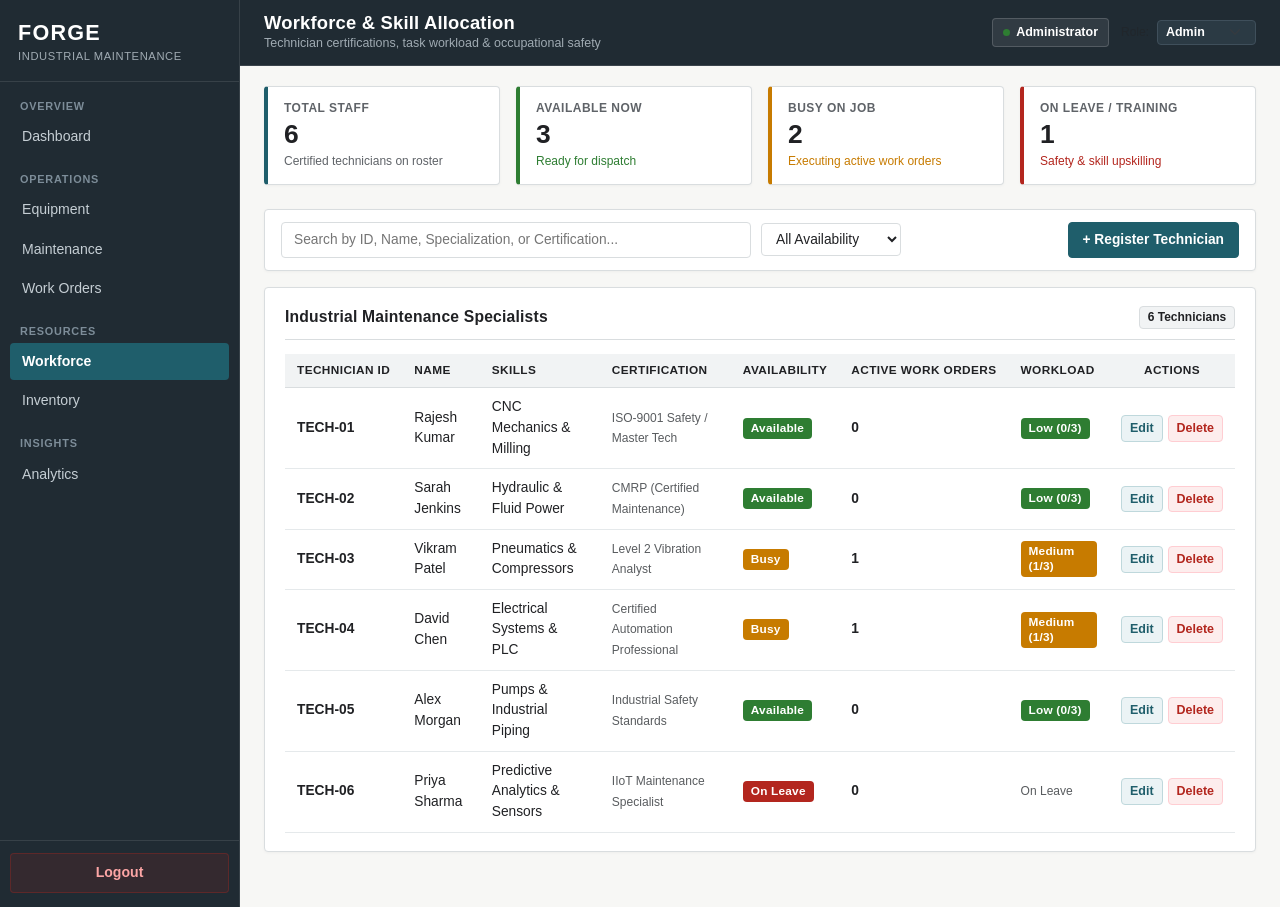
<file: pages/workforce.html>
<!DOCTYPE html>
<html lang="en">

<head>
    <meta charset="UTF-8">
    <meta name="viewport" content="width=device-width, initial-scale=1.0">
    <title>FORGE - Workforce & Technician Management</title>

    <!-- Bootstrap 5 CSS -->
    <link href="https://cdn.jsdelivr.net/npm/bootstrap@5.3.3/dist/css/bootstrap.min.css" rel="stylesheet">

    <!-- Shared Stylesheet -->
    <link rel="stylesheet" href="../css/style.css">
</head>

<body>

    <div class="dashboard">

        <!-- Unified Sidebar Navigation -->
        <div class="sidebar">

            <div class="sidebar-brand">
                <h2>FORGE</h2>
                <span class="brand-sub">Industrial Maintenance</span>
            </div>

            <div class="sidebar-nav">
                <div class="nav-section-label">Overview</div>
                <a href="dashboard.html">Dashboard</a>

                <div class="nav-section-label">Operations</div>
                <a href="equipment.html">Equipment</a>
                <a href="maintenance.html">Maintenance</a>
                <a href="workorders.html">Work Orders</a>

                <div class="nav-section-label">Resources</div>
                <a href="workforce.html" class="active">Workforce</a>
                <a href="inventory.html">Inventory</a>

                <div class="nav-section-label">Insights</div>
                <a href="analytics.html">Analytics</a>
            </div>

            <div class="sidebar-footer">
                <a href="../index.html" class="logout" id="logoutBtn">Logout</a>
            </div>

        </div>

        <!-- Main Content Area -->
        <div class="main-content">

            <!-- Consistent Topbar -->
            <div class="topbar">

                <div class="topbar-left">
                    <h3>Workforce & Skill Allocation</h3>
                    <p class="topbar-subtitle">
                        Technician certifications, task workload & occupational safety
                    </p>
                </div>

                <div class="topbar-right">
                    <span class="role-badge">
                        <span class="status-indicator-dot"></span>
                        <span class="topbar-role">Administrator</span>
                    </span>
                </div>

            </div>

            <!-- Page Body -->
            <div class="page-container">

                <!-- Summary Metric Cards -->
                <div class="row g-3 mb-4">

                    <div class="col-xl-3 col-sm-6">
                        <div class="dashboard-card card-blue">
                            <h5>Total Staff</h5>
                            <h2 id="kpiTotalTechs">0</h2>
                            <span class="card-hint">Certified technicians on roster</span>
                        </div>
                    </div>

                    <div class="col-xl-3 col-sm-6">
                        <div class="dashboard-card card-green">
                            <h5>Available Now</h5>
                            <h2 id="kpiAvailableTechs">0</h2>
                            <span class="card-hint text-success">Ready for dispatch</span>
                        </div>
                    </div>

                    <div class="col-xl-3 col-sm-6">
                        <div class="dashboard-card card-amber">
                            <h5>Busy on Job</h5>
                            <h2 id="kpiBusyTechs">0</h2>
                            <span class="card-hint text-warning">Executing active work orders</span>
                        </div>
                    </div>

                    <div class="col-xl-3 col-sm-6">
                        <div class="dashboard-card card-red">
                            <h5>On Leave / Training</h5>
                            <h2 id="kpiUnavailableTechs">0</h2>
                            <span class="card-hint text-danger">Safety & skill upskilling</span>
                        </div>
                    </div>

                </div>

                <!-- Action Toolbar: Search, Filter, Add Button -->
                <div class="action-toolbar">

                    <div class="search-filter-group">
                        <input
                            type="text"
                            id="searchInput"
                            class="search-input"
                            placeholder="Search by ID, Name, Specialization, or Certification..."
                        >
                        <select id="availabilityFilter" class="filter-select">
                            <option value="All">All Availability</option>
                            <option value="Available">Available</option>
                            <option value="Busy">Busy</option>
                            <option value="On Leave">On Leave</option>
                        </select>
                    </div>

                    <div>
                        <button
                            class="btn btn-primary"
                            data-bs-toggle="modal"
                            data-bs-target="#workforceModal"
                            id="addNewTechBtn"
                        >
                            + Register Technician
                        </button>
                    </div>

                </div>

                <!-- Main Section: Workforce Table -->
                <div class="dashboard-section">

                    <div class="section-header">
                        <h4>Industrial Maintenance Specialists</h4>
                        <span class="badge bg-light text-secondary border" id="recordsCount">0 Technicians</span>
                    </div>

                    <div class="table-responsive">
                        <table class="table">
                            <thead>
                                <tr>
                                    <th>Technician ID</th>
                                    <th>Name</th>
                                    <th>Skills</th>
                                    <th>Certification</th>
                                    <th>Availability</th>
                                    <th>Active Work Orders</th>
                                    <th>Workload</th>
                                    <th class="text-center">Actions</th>
                                </tr>
                            </thead>
                            <tbody id="workforceTableBody">
                                <!-- Populated dynamically by workforce.js -->
                            </tbody>
                        </table>
                    </div>

                    <!-- Empty State for Searches / Filters -->
                    <div id="workforceEmptyState" class="empty-state d-none">
                        <div class="empty-state-icon">👷</div>
                        <h5>No Technicians Found</h5>
                        <p>No technician records match your search criteria. Try modifying your filter.</p>
                    </div>

                </div>

            </div>

        </div>

    </div>

    <!-- Add / Edit Technician Modal -->
    <div
        class="modal fade"
        id="workforceModal"
        tabindex="-1"
        aria-labelledby="techModalLabel"
        aria-hidden="true"
    >
        <div class="modal-dialog modal-dialog-centered">
            <div class="modal-content">

                <div class="modal-header">
                    <h5 class="modal-title" id="techModalLabel">Register Technician</h5>
                    <button type="button" class="btn-close" data-bs-dismiss="modal" aria-label="Close"></button>
                </div>

                <div class="modal-body">
                    <form id="workforceForm">
                        <input type="hidden" id="editIndex" value="-1">

                        <div class="mb-3">
                            <label for="techId" class="form-label fw-bold">Technician ID *</label>
                            <input type="text" class="form-control" id="techId" placeholder="e.g. TECH-07" required>
                        </div>

                        <div class="mb-3">
                            <label for="techName" class="form-label fw-bold">Full Name *</label>
                            <input type="text" class="form-control" id="techName" placeholder="e.g. Alex Morgan" required>
                        </div>

                        <div class="mb-3">
                            <label for="techSkill" class="form-label fw-bold">Technical Specialization / Skill *</label>
                            <input type="text" class="form-control" id="techSkill" placeholder="e.g. CNC Mechanics & Milling" required>
                        </div>

                        <div class="mb-3">
                            <label for="techCert" class="form-label fw-bold">Safety Certification *</label>
                            <input type="text" class="form-control" id="techCert" placeholder="e.g. ISO-9001 Safety / CMRP" required>
                        </div>

                        <div class="mb-3">
                            <label for="techAvailability" class="form-label fw-bold">Current Availability *</label>
                            <select class="form-select" id="techAvailability" required>
                                <option value="Available">Available</option>
                                <option value="Busy">Busy</option>
                                <option value="Unavailable">Unavailable / On Leave</option>
                            </select>
                        </div>

                        <div class="modal-footer px-0 pb-0">
                            <button type="button" class="btn btn-secondary" data-bs-dismiss="modal">Cancel</button>
                            <button type="submit" class="btn btn-primary" id="saveTechBtn">Save Profile</button>
                        </div>
                    </form>
                </div>

            </div>
        </div>
    </div>

    <!-- Bootstrap 5 Bundle JS -->
    <script src="https://cdn.jsdelivr.net/npm/bootstrap@5.3.3/dist/js/bootstrap.bundle.min.js"></script>
    <!-- Shared Utility Script -->
    <script src="../js/common.js"></script>
    <!-- Page Logic Script -->
    <script src="../js/workforce.js"></script>

</body>

</html>
</file>
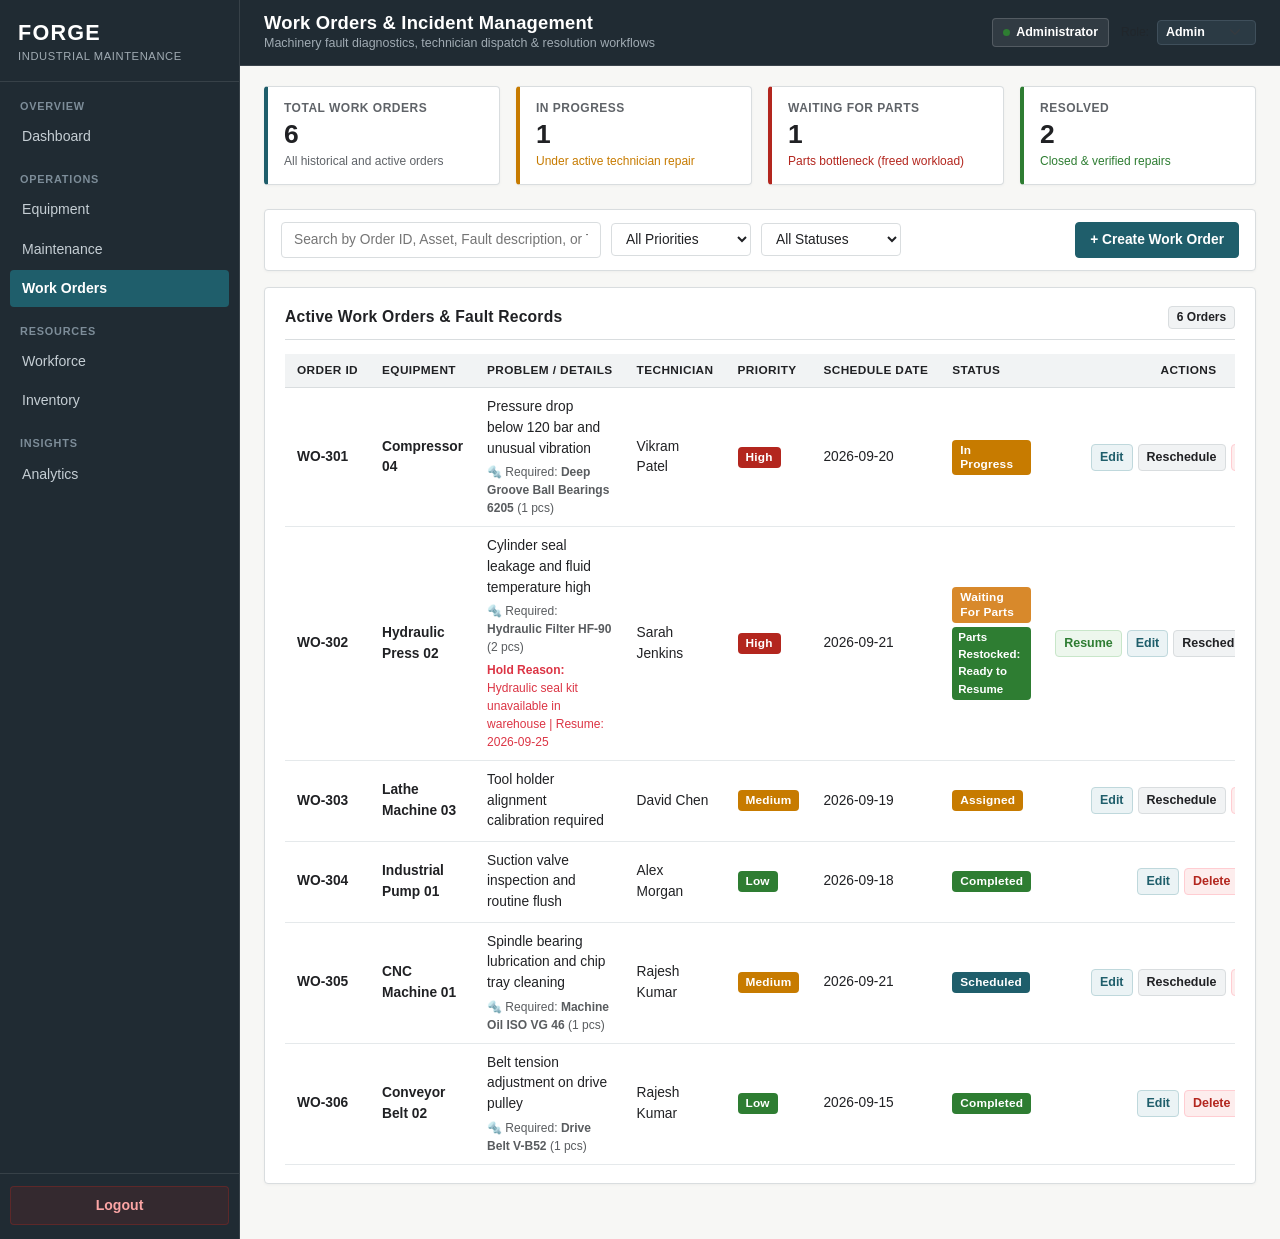
<file: pages/workorders.html>
<!DOCTYPE html>
<html lang="en">

<head>
    <meta charset="UTF-8">
    <meta name="viewport" content="width=device-width, initial-scale=1.0">
    <title>FORGE - Work Orders & Fault Reporting</title>
    <!-- Bootstrap 5 CSS -->
    <link href="https://cdn.jsdelivr.net/npm/bootstrap@5.3.3/dist/css/bootstrap.min.css" rel="stylesheet">
    <!-- Shared Stylesheet -->
    <link rel="stylesheet" href="../css/style.css">
</head>

<body>

    <div class="dashboard">

        <!-- Unified Sidebar Navigation -->
        <div class="sidebar">
            <div class="sidebar-brand">
                <h2>FORGE</h2>
                <span class="brand-sub">Industrial Maintenance</span>
            </div>

            <div class="sidebar-nav">
                <div class="nav-section-label">Overview</div>
                <a href="dashboard.html">Dashboard</a>

                <div class="nav-section-label">Operations</div>
                <a href="equipment.html">Equipment</a>
                <a href="maintenance.html">Maintenance</a>
                <a href="workorders.html" class="active">Work Orders</a>

                <div class="nav-section-label">Resources</div>
                <a href="workforce.html">Workforce</a>
                <a href="inventory.html">Inventory</a>

                <div class="nav-section-label">Insights</div>
                <a href="analytics.html">Analytics</a>
            </div>

            <div class="sidebar-footer">
                <a href="../index.html" class="logout" id="logoutBtn">Logout</a>
            </div>
        </div>

        <!-- Main Content Area -->
        <div class="main-content">

            <!-- Consistent Topbar -->
            <div class="topbar">
                <div class="topbar-left">
                    <h3>Work Orders & Incident Management</h3>
                    <p class="topbar-subtitle">Machinery fault diagnostics, technician dispatch & resolution workflows</p>
                </div>
                <div class="topbar-right">
                    <span class="role-badge">
                        <span class="status-indicator-dot"></span>
                        <span class="topbar-role">Administrator</span>
                    </span>
                </div>
            </div>

            <!-- Page Body -->
            <div class="page-container">

                <!-- Summary Metric Cards -->
                <div class="row g-3 mb-4">
                    <div class="col-xl-3 col-sm-6">
                        <div class="dashboard-card card-blue">
                            <h5>Total Work Orders</h5>
                            <h2 id="kpiTotalOrders">0</h2>
                            <span class="card-hint">All historical and active orders</span>
                        </div>
                    </div>
                    <div class="col-xl-3 col-sm-6">
                        <div class="dashboard-card card-amber">
                            <h5>In Progress</h5>
                            <h2 id="kpiInProgressOrders">0</h2>
                            <span class="card-hint text-warning">Under active technician repair</span>
                        </div>
                    </div>
                    <div class="col-xl-3 col-sm-6">
                        <div class="dashboard-card card-red">
                            <h5>Waiting for Parts</h5>
                            <h2 id="kpiWaitingParts">0</h2>
                            <span class="card-hint text-danger">Parts bottleneck (freed workload)</span>
                        </div>
                    </div>
                    <div class="col-xl-3 col-sm-6">
                        <div class="dashboard-card card-green">
                            <h5>Resolved</h5>
                            <h2 id="kpiCompletedOrders">0</h2>
                            <span class="card-hint text-success">Closed & verified repairs</span>
                        </div>
                    </div>
                </div>

                <!-- Action Toolbar: Search, Filters, Add Button -->
                <div class="action-toolbar">
                    <div class="search-filter-group">
                        <input type="text" id="searchInput" class="search-input" placeholder="Search by Order ID, Asset, Fault description, or Technician...">
                        <select id="priorityFilter" class="filter-select">
                            <option value="All">All Priorities</option>
                            <option value="High">High Priority</option>
                            <option value="Medium">Medium Priority</option>
                            <option value="Low">Low Priority</option>
                        </select>
                        <select id="statusFilter" class="filter-select">
                            <option value="All">All Statuses</option>
                            <option value="Scheduled">Scheduled</option>
                            <option value="Assigned">Assigned</option>
                            <option value="In Progress">In Progress</option>
                            <option value="Waiting for Parts">Waiting for Parts</option>
                            <option value="Completed">Completed</option>
                            <option value="Cancelled">Cancelled</option>
                        </select>
                    </div>

                    <div>
                        <button class="btn btn-primary" data-bs-toggle="modal" data-bs-target="#workOrderModal" id="addNewOrderBtn">
                            + Create Work Order
                        </button>
                    </div>
                </div>

                <!-- Main Section: Work Orders Table -->
                <div class="dashboard-section">
                    <div class="section-header">
                        <h4>Active Work Orders & Fault Records</h4>
                        <span class="badge bg-light text-secondary border" id="recordsCount">0 Orders</span>
                    </div>

                    <div class="table-responsive">
                        <table class="table">
                            <thead>
                                <tr>
                                    <th>Order ID</th>
                                    <th>Equipment</th>
                                    <th>Problem / Details</th>
                                    <th>Technician</th>
                                    <th>Priority</th>
                                    <th>Schedule Date</th>
                                    <th>Status</th>
                                    <th class="text-center">Actions</th>
                                </tr>
                            </thead>
                            <tbody id="workordersTableBody">
                                <!-- Populated dynamically by workorders.js -->
                            </tbody>
                        </table>
                    </div>

                    <!-- Empty State for Searches / Filters -->
                    <div id="workordersEmptyState" class="empty-state d-none">
                        <div class="empty-state-icon">📝</div>
                        <h5>No Work Orders Found</h5>
                        <p>No work orders match the selected priority, status, or search query.</p>
                    </div>
                </div>

            </div>

        </div>

    </div>

    <!-- Add / Edit Work Order Modal -->
    <div class="modal fade" id="workOrderModal" tabindex="-1" aria-labelledby="orderModalLabel" aria-hidden="true">
        <div class="modal-dialog modal-dialog-centered modal-lg">
            <div class="modal-content">
                <div class="modal-header">
                    <h5 class="modal-title" id="orderModalLabel">Create Work Order</h5>
                    <button type="button" class="btn-close" data-bs-dismiss="modal" aria-label="Close"></button>
                </div>
                <div class="modal-body">
                    <form id="workOrderForm">
                        <input type="hidden" id="editIndex" value="-1">

                        <div class="row g-2 mb-3">
                            <div class="col-md-4">
                                <label for="orderId" class="form-label fw-bold">Work Order ID *</label>
                                <input type="text" class="form-control" id="orderId" placeholder="e.g. WO-307" required>
                            </div>
                            <div class="col-md-8">
                                <label for="orderEquipment" class="form-label fw-bold">Target Machinery / Equipment *</label>
                                <select class="form-select" id="orderEquipment" required>
                                    <!-- Populated dynamically from equipment registry -->
                                </select>
                            </div>
                        </div>

                        <div class="mb-3">
                            <label for="orderProblem" class="form-label fw-bold">Problem / Fault Description *</label>
                            <textarea class="form-control" id="orderProblem" rows="2" placeholder="Detail the fault symptoms, noise, pressure loss, or leak..." required></textarea>
                        </div>

                        <div class="row g-2 mb-3">
                            <div class="col-md-7">
                                <label for="orderTechnician" class="form-label fw-bold">Assigned Technician *</label>
                                <select class="form-select" id="orderTechnician" required>
                                    <!-- Populated dynamically from workforce registry -->
                                </select>
                            </div>
                            <div class="col-md-5 d-flex align-items-end">
                                <button type="button" class="btn btn-outline-primary w-100" id="btnAutoAssignWO" style="padding: 7px 12px; font-weight:600;">
                                    ⚡ Auto Assign
                                </button>
                            </div>
                            <div class="col-12">
                                <small id="autoAssignFeedback" class="text-muted d-block mt-1"></small>
                            </div>
                        </div>

                        <div class="row g-2 mb-3">
                            <div class="col-md-4">
                                <label for="orderPriority" class="form-label fw-bold">Priority Level *</label>
                                <select class="form-select" id="orderPriority" required>
                                    <option value="Low">Low</option>
                                    <option value="Medium" selected>Medium</option>
                                    <option value="High">High</option>
                                </select>
                            </div>
                            <div class="col-md-4">
                                <label for="orderDate" class="form-label fw-bold">Reported Date *</label>
                                <input type="date" class="form-control" id="orderDate" required>
                            </div>
                            <div class="col-md-4">
                                <label for="orderStatus" class="form-label fw-bold">Order Status *</label>
                                <select class="form-select" id="orderStatus" required>
                                    <option value="Scheduled">Scheduled</option>
                                    <option value="Assigned">Assigned</option>
                                    <option value="In Progress">In Progress</option>
                                    <option value="Waiting for Parts">Waiting for Parts</option>
                                    <option value="Completed">Completed</option>
                                    <option value="Cancelled">Cancelled</option>
                                </select>
                            </div>
                        </div>

                        <!-- Spare Parts & Waiting for Parts Section -->
                        <div class="p-3 bg-light rounded border mb-3">
                            <h6 class="fw-bold text-secondary mb-2" style="font-size:0.88rem;">
                                🔩 Spare Parts Requirement & Hold Information
                            </h6>
                            <div class="row g-2 mb-2">
                                <div class="col-md-8">
                                    <label for="orderRequiredPart" class="form-label small fw-bold">Required Spare Part</label>
                                    <select class="form-select form-select-sm" id="orderRequiredPart">
                                        <option value="">-- No Spare Part Required --</option>
                                        <!-- Populated dynamically from inventory registry -->
                                    </select>
                                </div>
                                <div class="col-md-4">
                                    <label for="orderRequiredQty" class="form-label small fw-bold">Quantity Needed</label>
                                    <input type="number" class="form-control form-control-sm" id="orderRequiredQty" min="0" value="0">
                                </div>
                                <div class="col-12">
                                    <small id="partAvailabilityNotice" class="text-muted d-block"></small>
                                </div>
                            </div>

                            <div id="waitingFieldsContainer">
                                <div class="row g-2 mb-2">
                                    <div class="col-md-8">
                                        <label for="orderWaitingReason" class="form-label small fw-bold">Reason for Hold / Waiting</label>
                                        <input type="text" class="form-control form-control-sm" id="orderWaitingReason" placeholder="e.g. Hydraulic seal kit unavailable in warehouse">
                                    </div>
                                    <div class="col-md-4">
                                        <label for="orderExpectedResume" class="form-label small fw-bold">Expected Resume Date</label>
                                        <input type="date" class="form-control form-control-sm" id="orderExpectedResume">
                                    </div>
                                </div>
                                <div>
                                    <label for="orderWaitingNotes" class="form-label small fw-bold">Technician Notes</label>
                                    <input type="text" class="form-control form-control-sm" id="orderWaitingNotes" placeholder="e.g. Expedited PO #9912 placed with Bosch Rexroth">
                                </div>
                            </div>
                        </div>

                        <div class="modal-footer px-0 pb-0">
                            <button type="button" class="btn btn-secondary" data-bs-dismiss="modal">Cancel</button>
                            <button type="submit" class="btn btn-primary" id="saveOrderBtn">Save Work Order</button>
                        </div>
                    </form>
                </div>
            </div>
        </div>
    </div>

    <!-- Reschedule Work Order Modal -->
    <div class="modal fade" id="rescheduleModal" tabindex="-1" aria-labelledby="rescheduleModalLabel" aria-hidden="true">
        <div class="modal-dialog modal-dialog-centered">
            <div class="modal-content">
                <div class="modal-header">
                    <h5 class="modal-title" id="rescheduleModalLabel">Reschedule Work Order</h5>
                    <button type="button" class="btn-close" data-bs-dismiss="modal" aria-label="Close"></button>
                </div>
                <div class="modal-body">
                    <form id="rescheduleForm">
                        <input type="hidden" id="rescheduleOrderId">

                        <div class="mb-3">
                            <label class="form-label fw-bold">Target Order</label>
                            <input type="text" class="form-control" id="rescheduleOrderDisplay" readonly>
                        </div>

                        <div class="row g-2 mb-3">
                            <div class="col-md-6">
                                <label class="form-label fw-bold">Original Date</label>
                                <input type="text" class="form-control" id="rescheduleOriginalDate" readonly>
                            </div>
                            <div class="col-md-6">
                                <label for="rescheduleNewDate" class="form-label fw-bold">New Date *</label>
                                <input type="date" class="form-control" id="rescheduleNewDate" required>
                            </div>
                        </div>

                        <div class="mb-3">
                            <label for="rescheduleReason" class="form-label fw-bold">Reason for Rescheduling *</label>
                            <textarea class="form-control" id="rescheduleReason" rows="2" placeholder="e.g. Spare part delivery delayed / technician training" required></textarea>
                        </div>

                        <div class="modal-footer px-0 pb-0">
                            <button type="button" class="btn btn-secondary" data-bs-dismiss="modal">Cancel</button>
                            <button type="submit" class="btn btn-primary" id="saveRescheduleBtn">Confirm Reschedule</button>
                        </div>
                    </form>
                </div>
            </div>
        </div>
    </div>

    <!-- Bootstrap 5 Bundle JS -->
    <script src="https://cdn.jsdelivr.net/npm/bootstrap@5.3.3/dist/js/bootstrap.bundle.min.js"></script>
    <!-- Shared Utility Script -->
    <script src="../js/common.js"></script>
    <!-- Page Logic Script -->
    <script src="../js/workorders.js"></script>

</body>

</html>
</file>
<file: css/style.css>
/* ==========================================================================
   FORGE - Industrial Equipment Maintenance & Resource Management
   Enterprise ERP Design System (Zebra Technologies / SAP-Style)
   Color Tokens:
     Canvas / Background: #F7F7F5
     Cards / Surfaces:    #FFFFFF
     Sidebar & Topbar:    #202B33
     Primary Accent:      #1F5E6B | Hover: #164852
     Secondary Accent:    #D8892B
     Borders & Dividers:  #D9DDDF
     Primary Text:        #202124
     Muted Text:          #5F6368
     Success / Oper:      #2E7D32
     Warning / Progress:  #C77B00
     Danger / Faulty:     #B3261E
   ========================================================================== */

:root {
    --canvas-bg: #F7F7F5;
    --card-bg: #FFFFFF;
    --sidebar-topbar-bg: #202B33;
    --primary: #1F5E6B;
    --primary-hover: #164852;
    --secondary: #D8892B;
    --border-color: #D9DDDF;
    --text-primary: #202124;
    --text-muted: #5F6368;
    --success: #2E7D32;
    --warning: #C77B00;
    --danger: #B3261E;

    /* Compatibility Aliases */
    --page-bg: var(--canvas-bg);
    --card-border: var(--border-color);
    --sidebar-bg: var(--sidebar-topbar-bg);
    --sidebar-hover: #2B3A44;
    --sidebar-active: var(--primary);
    --text-secondary: var(--text-muted);
    --info: var(--primary);
}

* {
    box-sizing: border-box;
    margin: 0;
    padding: 0;
}

body {
    font-family: -apple-system, BlinkMacSystemFont, "Segoe UI", Roboto, "Helvetica Neue", Arial, sans-serif;
    background-color: var(--canvas-bg);
    color: var(--text-primary);
    line-height: 1.5;
    min-height: 100vh;
}

/* ==========================================================================
   Login Page Styles (Split Layout Spec)
   - Left Panel (#202B33): FORGE wordmark + Subtitle only
   - Right Panel (White Card): Clean rectangular form
   ========================================================================== */

.login-page {
    min-height: 100vh;
    display: flex;
    justify-content: center;
    align-items: center;
    background-color: var(--canvas-bg);
    padding: 24px;
}

.login-container {
    width: 100%;
    max-width: 820px;
}

.login-split-card {
    background-color: var(--card-bg);
    border: 1px solid var(--border-color);
    border-radius: 4px;
    box-shadow: 0 1px 3px rgba(0, 0, 0, 0.08);
    display: flex;
    overflow: hidden;
    min-height: 440px;
}

.login-brand-panel {
    flex: 1;
    min-width: 300px;
    background-color: var(--sidebar-topbar-bg);
    color: #FFFFFF;
    padding: 48px 40px;
    display: flex;
    flex-direction: column;
    justify-content: center;
    border-right: 1px solid rgba(217, 221, 223, 0.12);
}

.login-brand-panel h1 {
    font-size: 2.3rem;
    font-weight: 800;
    letter-spacing: 1.8px;
    color: #FFFFFF;
    margin-bottom: 10px;
    line-height: 1.1;
}

.login-brand-panel p {
    color: #CBD5E1;
    font-size: 0.92rem;
    line-height: 1.45;
    margin-bottom: 0;
    max-width: 280px;
}

.login-form-panel {
    flex: 1.2;
    min-width: 320px;
    background-color: var(--card-bg);
    padding: 44px 40px;
    display: flex;
    flex-direction: column;
    justify-content: center;
}

.login-form-panel .form-label {
    font-weight: 600;
    font-size: 0.8rem;
    text-transform: uppercase;
    letter-spacing: 0.4px;
    color: var(--text-primary);
    margin-bottom: 6px;
}

.login-form-panel .form-control,
.login-form-panel .form-select {
    border: 1px solid var(--border-color);
    border-radius: 4px;
    padding: 9px 12px;
    font-size: 0.9rem;
    color: var(--text-primary);
    background-color: #FFFFFF;
    transition: border-color 0.12s ease;
}

.login-form-panel .form-control:focus,
.login-form-panel .form-select:focus {
    border-color: var(--primary);
    outline: none;
    box-shadow: 0 0 0 2px rgba(31, 94, 107, 0.18);
}

#loginMessage {
    min-height: 22px;
    font-size: 0.85rem;
    font-weight: 600;
    text-align: center;
    margin-top: 14px;
}

@media (max-width: 720px) {
    .login-split-card {
        flex-direction: column;
        min-height: auto;
    }
    .login-brand-panel {
        min-width: 100%;
        padding: 32px 24px;
        border-right: none;
        border-bottom: 1px solid rgba(217, 221, 223, 0.12);
    }
    .login-brand-panel p {
        max-width: 100%;
    }
    .login-form-panel {
        min-width: 100%;
        padding: 32px 24px;
    }
}

/* ==========================================================================
   Application Shell Layout
   - Sidebar: #202B33
   - Topbar:  #202B33
   ========================================================================== */

.dashboard {
    display: flex;
    min-height: 100vh;
    width: 100%;
}

/* Sidebar */
.sidebar {
    width: 240px;
    min-width: 240px;
    background-color: var(--sidebar-topbar-bg);
    display: flex;
    flex-direction: column;
    color: #FFFFFF;
    z-index: 100;
    border-right: 1px solid rgba(217, 221, 223, 0.12);
}

.sidebar-brand {
    padding: 20px 18px 16px;
    border-bottom: 1px solid rgba(217, 221, 223, 0.12);
}

.sidebar-brand h2 {
    font-size: 1.35rem;
    font-weight: 800;
    letter-spacing: 1.2px;
    color: #FFFFFF;
    margin: 0;
}

.sidebar-brand .brand-sub {
    font-size: 0.7rem;
    color: #A0ABB3;
    text-transform: uppercase;
    letter-spacing: 0.6px;
    margin-top: 2px;
    display: block;
}

.sidebar-nav {
    flex: 1;
    padding: 12px 10px;
    overflow-y: auto;
}

/* Grouped Nav Section Headers */
.nav-section-label {
    font-size: 0.68rem;
    font-weight: 700;
    text-transform: uppercase;
    letter-spacing: 0.8px;
    color: #7D8D99;
    padding: 14px 10px 4px;
    display: block;
    user-select: none;
}

.nav-section-label:first-child {
    padding-top: 4px;
}

.sidebar a {
    display: flex;
    align-items: center;
    color: #C5CED4;
    text-decoration: none;
    padding: 8px 12px;
    margin-bottom: 2px;
    border-radius: 4px;
    font-size: 0.88rem;
    font-weight: 500;
    transition: background-color 0.1s ease, color 0.1s ease;
}

.sidebar a:hover {
    background-color: var(--sidebar-hover);
    color: #FFFFFF;
}

.sidebar a.active,
.sidebar .sidebar-nav a.active {
    background-color: var(--primary) !important;
    color: #FFFFFF !important;
    font-weight: 600;
}

.sidebar-footer {
    padding: 12px 10px;
    border-top: 1px solid rgba(217, 221, 223, 0.12);
}

.sidebar a.logout {
    background-color: rgba(179, 38, 30, 0.14);
    color: #FCA5A5;
    border: 1px solid rgba(179, 38, 30, 0.32);
    margin-top: 0;
    justify-content: center;
    font-weight: 600;
}

.sidebar a.logout:hover {
    background-color: var(--danger);
    color: #FFFFFF;
    border-color: var(--danger);
}

/* Main Content Area */
.main-content {
    flex: 1;
    background-color: var(--canvas-bg);
    display: flex;
    flex-direction: column;
    min-width: 0;
    overflow-x: hidden;
}

/* Topbar (#202B33) */
.topbar {
    background-color: var(--sidebar-topbar-bg);
    padding: 12px 24px;
    border-bottom: 1px solid rgba(217, 221, 223, 0.14);
    display: flex;
    justify-content: space-between;
    align-items: center;
    color: #FFFFFF;
}

.topbar-left h3 {
    font-size: 1.15rem;
    font-weight: 700;
    color: #FFFFFF;
    margin: 0;
    letter-spacing: 0.2px;
}

.topbar-left .topbar-subtitle {
    font-size: 0.78rem;
    color: #A0ABB3;
    margin: 0;
}

.topbar-right {
    display: flex;
    align-items: center;
    gap: 12px;
}

/* Dark mode role switcher in topbar */
#roleSwitcherSelect {
    background-color: #2B3A44 !important;
    color: #FFFFFF !important;
    border: 1px solid #3F4F5B !important;
    border-radius: 4px !important;
}

#roleSwitcherSelect:focus {
    border-color: var(--primary) !important;
    box-shadow: 0 0 0 2px rgba(31, 94, 107, 0.25) !important;
}

.role-badge {
    background-color: rgba(255, 255, 255, 0.08);
    color: #FFFFFF;
    padding: 4px 10px;
    border-radius: 4px;
    font-size: 0.78rem;
    font-weight: 600;
    border: 1px solid rgba(217, 221, 223, 0.2);
    display: inline-flex;
    align-items: center;
    gap: 6px;
}

.status-indicator-dot {
    width: 7px;
    height: 7px;
    border-radius: 50%;
    background-color: var(--success);
    display: inline-block;
}

/* Page Content Container */
.page-container {
    padding: 20px 24px 35px;
    flex: 1;
}

/* ==========================================================================
   Dashboard Cards & Metric Displays
   - Flat white, 1px solid #D9DDDF, 4px border-left accent
   - Compact numbers, no oversized text
   ========================================================================== */

.dashboard-card {
    background-color: var(--card-bg);
    padding: 14px 16px;
    border-radius: 4px;
    border: 1px solid var(--border-color);
    border-left: 4px solid var(--primary);
    box-shadow: 0 1px 3px rgba(0, 0, 0, 0.04);
    height: 100%;
}

.dashboard-card.card-blue {
    border-left-color: var(--primary);
}

.dashboard-card.card-green {
    border-left-color: var(--success);
}

.dashboard-card.card-amber {
    border-left-color: var(--warning);
}

.dashboard-card.card-red {
    border-left-color: var(--danger);
}

.dashboard-card.card-purple {
    border-left-color: var(--secondary);
}

.dashboard-card h5 {
    color: var(--text-muted);
    font-size: 0.75rem;
    font-weight: 700;
    text-transform: uppercase;
    letter-spacing: 0.5px;
    margin-bottom: 4px;
}

.dashboard-card h2 {
    color: var(--text-primary);
    font-size: 1.65rem;
    font-weight: 700;
    line-height: 1.15;
    margin-bottom: 2px;
}

.dashboard-card .card-hint {
    font-size: 0.75rem;
    color: var(--text-muted);
    display: block;
}

.card-hint.text-success {
    color: var(--success) !important;
}

.card-hint.text-warning {
    color: var(--warning) !important;
}

.card-hint.text-danger {
    color: var(--danger) !important;
}

.card-hint.text-info {
    color: var(--primary) !important;
}

/* Sections / Panels */
.dashboard-section {
    background-color: var(--card-bg);
    padding: 18px 20px;
    border-radius: 4px;
    border: 1px solid var(--border-color);
    margin-bottom: 20px;
    box-shadow: 0 1px 3px rgba(0, 0, 0, 0.04);
}

.section-header {
    display: flex;
    justify-content: space-between;
    align-items: center;
    margin-bottom: 14px;
    padding-bottom: 10px;
    border-bottom: 1px solid var(--border-color);
}

.section-header h4 {
    font-size: 0.98rem;
    font-weight: 700;
    color: var(--text-primary);
    margin: 0;
    letter-spacing: 0.2px;
}

/* ==========================================================================
   Table & Grid Styles (High Contrast, Flat ERP Tables)
   ========================================================================== */

.table-responsive {
    margin-bottom: 0;
}

.table {
    color: var(--text-primary);
    margin-bottom: 0;
    vertical-align: middle;
}

.table thead th {
    background-color: #F1F3F4;
    color: var(--text-primary);
    font-size: 0.74rem;
    font-weight: 700;
    text-transform: uppercase;
    letter-spacing: 0.4px;
    border-bottom: 1px solid var(--border-color);
    padding: 8px 12px;
    white-space: nowrap;
}

.table tbody td {
    padding: 9px 12px;
    font-size: 0.86rem;
    border-bottom: 1px solid #E5E9EB;
    color: var(--text-primary);
}

.table tbody tr:hover {
    background-color: #F8F9FA;
}

/* ==========================================================================
   Badges & Tags (Solid Functional ERP Badges, White Text, 4px Radius)
   ========================================================================== */

.badge-status {
    display: inline-block;
    padding: 3px 8px;
    border-radius: 4px;
    font-size: 0.74rem;
    font-weight: 600;
    letter-spacing: 0.2px;
    text-transform: capitalize;
    color: #FFFFFF;
    line-height: 1.25;
}

/* Operational / In Stock / Completed / Available / Low Priority (#2E7D32) */
.badge-operational,
.badge-available,
.badge-completed,
.badge-low {
    background-color: var(--success);
    color: #FFFFFF;
}

/* Maintenance / Busy / In Progress / Assigned / Medium Priority (#C77B00) */
.badge-maintenance,
.badge-busy,
.badge-in-progress,
.badge-medium,
.badge-assigned {
    background-color: var(--warning);
    color: #FFFFFF;
}

/* Faulty / Low Stock / High Priority / Unavailable / Cancelled (#B3261E) */
.badge-faulty,
.badge-low-stock,
.badge-high,
.badge-unavailable,
.badge-cancelled {
    background-color: var(--danger);
    color: #FFFFFF;
}

/* Scheduled / Open / Primary (#1F5E6B) */
.badge-scheduled,
.badge-open {
    background-color: var(--primary);
    color: #FFFFFF;
}

/* Preventive / Corrective */
.badge-preventive {
    background-color: var(--primary);
    color: #FFFFFF;
}

.badge-corrective {
    background-color: var(--secondary);
    color: #FFFFFF;
}

/* Waiting for Parts (#D8892B) */
.badge-waiting {
    background-color: var(--secondary);
    color: #FFFFFF;
}

/* Rescheduled / Neutral */
.badge-rescheduled {
    background-color: var(--text-muted);
    color: #FFFFFF;
    font-size: 0.72rem;
    padding: 2px 6px;
    border-radius: 4px;
    font-weight: 600;
}

.badge-ready-resume {
    background-color: var(--success);
    color: #FFFFFF;
    font-size: 0.72rem;
    padding: 2px 6px;
    border-radius: 4px;
    font-weight: 600;
}

/* Generic badge overrides */
.badge.bg-secondary {
    background-color: var(--text-muted) !important;
    border-radius: 4px;
    font-weight: 600;
    font-size: 0.72rem;
}

.badge.bg-light.text-secondary,
.badge.bg-light.text-dark {
    background-color: #F1F3F4 !important;
    color: var(--text-primary) !important;
    border-color: var(--border-color) !important;
    border-radius: 4px;
    font-weight: 600;
}

/* ==========================================================================
   Action Buttons & Toolbar
   ========================================================================== */

.action-toolbar {
    background-color: var(--card-bg);
    padding: 12px 16px;
    border-radius: 4px;
    border: 1px solid var(--border-color);
    margin-bottom: 16px;
    display: flex;
    justify-content: space-between;
    align-items: center;
    gap: 12px;
    flex-wrap: wrap;
    box-shadow: 0 1px 3px rgba(0, 0, 0, 0.04);
}

.search-filter-group {
    display: flex;
    align-items: center;
    gap: 10px;
    flex: 1;
    max-width: 620px;
}

.search-input {
    border: 1px solid var(--border-color);
    border-radius: 4px;
    padding: 7px 12px;
    font-size: 0.86rem;
    width: 100%;
    color: var(--text-primary);
    background-color: #FFFFFF;
}

.search-input:focus {
    border-color: var(--primary);
    outline: none;
    box-shadow: 0 0 0 2px rgba(31, 94, 107, 0.18);
}

.filter-select {
    border: 1px solid var(--border-color);
    border-radius: 4px;
    padding: 7px 10px;
    font-size: 0.86rem;
    min-width: 140px;
    background-color: #FFFFFF;
    color: var(--text-primary);
}

.filter-select:focus {
    border-color: var(--primary);
    outline: none;
    box-shadow: 0 0 0 2px rgba(31, 94, 107, 0.18);
}

.btn-action-group {
    display: flex;
    gap: 5px;
}

.btn-action-edit {
    background-color: #EBF3F5;
    color: var(--primary);
    border: 1px solid #BFD8DC;
    padding: 3px 8px;
    border-radius: 4px;
    font-size: 0.78rem;
    font-weight: 600;
    cursor: pointer;
    transition: all 0.1s ease;
}

.btn-action-edit:hover {
    background-color: var(--primary);
    color: #FFFFFF;
    border-color: var(--primary);
}

.btn-action-delete {
    background-color: #FDEDED;
    color: var(--danger);
    border: 1px solid #FFCDD2;
    padding: 3px 8px;
    border-radius: 4px;
    font-size: 0.78rem;
    font-weight: 600;
    cursor: pointer;
    transition: all 0.1s ease;
}

.btn-action-delete:hover {
    background-color: var(--danger);
    color: #FFFFFF;
    border-color: var(--danger);
}

.btn-action-resume {
    background-color: #EDF7ED;
    color: var(--success);
    border: 1px solid #C8E6C9;
    padding: 3px 8px;
    border-radius: 4px;
    font-size: 0.78rem;
    font-weight: 600;
    cursor: pointer;
    transition: all 0.1s ease;
}

.btn-action-resume:hover {
    background-color: var(--success);
    color: #FFFFFF;
    border-color: var(--success);
}

.btn-action-reschedule {
    background-color: #F1F3F4;
    color: var(--text-primary);
    border: 1px solid var(--border-color);
    padding: 3px 8px;
    border-radius: 4px;
    font-size: 0.78rem;
    font-weight: 600;
    cursor: pointer;
    transition: all 0.1s ease;
}

.btn-action-reschedule:hover {
    background-color: var(--text-primary);
    color: #FFFFFF;
    border-color: var(--text-primary);
}

.btn-action-order {
    background-color: #FDF3E7;
    color: var(--secondary);
    border: 1px solid #F6D6AE;
    padding: 3px 8px;
    border-radius: 4px;
    font-size: 0.78rem;
    font-weight: 600;
    cursor: pointer;
    transition: all 0.1s ease;
}

.btn-action-order:hover {
    background-color: var(--secondary);
    color: #FFFFFF;
    border-color: var(--secondary);
}

/* Primary & Outline Buttons */
.btn-primary {
    background-color: var(--primary);
    border-color: var(--primary);
    color: #FFFFFF;
    font-weight: 600;
    padding: 7px 14px;
    font-size: 0.86rem;
    border-radius: 4px;
    transition: background-color 0.12s ease;
}

.btn-primary:hover,
.btn-primary:focus {
    background-color: var(--primary-hover);
    border-color: var(--primary-hover);
    color: #FFFFFF;
}

.btn-outline-primary {
    color: var(--primary);
    border-color: var(--primary);
    font-weight: 600;
    padding: 6px 12px;
    font-size: 0.84rem;
    border-radius: 4px;
    background-color: transparent;
    transition: all 0.12s ease;
}

.btn-outline-primary:hover {
    background-color: var(--primary);
    border-color: var(--primary);
    color: #FFFFFF;
}

.btn-outline-danger {
    color: var(--danger);
    border-color: var(--danger);
    font-weight: 600;
    padding: 6px 12px;
    font-size: 0.84rem;
    border-radius: 4px;
    background-color: transparent;
    transition: all 0.12s ease;
}

.btn-outline-danger:hover {
    background-color: var(--danger);
    border-color: var(--danger);
    color: #FFFFFF;
}

.btn-secondary {
    background-color: var(--text-muted);
    border-color: var(--text-muted);
    border-radius: 4px;
    font-weight: 600;
    font-size: 0.86rem;
}

/* ==========================================================================
   Empty States
   ========================================================================== */

.empty-state {
    text-align: center;
    padding: 32px 20px;
    color: var(--text-muted);
}

.empty-state-icon {
    font-size: 1.8rem;
    margin-bottom: 6px;
    opacity: 0.55;
}

.empty-state h5 {
    font-size: 0.95rem;
    font-weight: 700;
    color: var(--text-primary);
    margin-bottom: 4px;
}

.empty-state p {
    font-size: 0.84rem;
    margin-bottom: 0;
}

/* ==========================================================================
   Alert / Toast Feedback System
   ========================================================================== */

#alertContainer {
    position: fixed;
    top: 16px;
    right: 20px;
    z-index: 1055;
    min-width: 280px;
    max-width: 400px;
}

.custom-alert {
    padding: 10px 14px;
    border-radius: 4px;
    font-size: 0.85rem;
    font-weight: 600;
    margin-bottom: 8px;
    box-shadow: 0 1px 4px rgba(0, 0, 0, 0.12);
    display: flex;
    justify-content: space-between;
    align-items: center;
}

.custom-alert-success {
    background-color: var(--success);
    color: #FFFFFF;
}

.custom-alert-danger {
    background-color: var(--danger);
    color: #FFFFFF;
}

.custom-alert-info {
    background-color: var(--primary);
    color: #FFFFFF;
}

/* ==========================================================================
   Analytics & Progress Bars (Flat tracks, no glows)
   ========================================================================== */

.progress-track {
    background-color: #E5E9EB;
    border-radius: 2px;
    height: 8px;
    overflow: hidden;
    margin-top: 5px;
    margin-bottom: 10px;
}

.progress-fill {
    height: 100%;
    border-radius: 2px;
    transition: width 0.3s ease;
}

.progress-fill-green {
    background-color: var(--success);
}

.progress-fill-amber {
    background-color: var(--warning);
}

.progress-fill-red {
    background-color: var(--danger);
}

.progress-fill-blue {
    background-color: var(--primary);
}

.progress-label-row {
    display: flex;
    justify-content: space-between;
    font-size: 0.82rem;
    font-weight: 600;
    color: var(--text-primary);
}

/* ==========================================================================
   Modals (Flat, Rectangular ERP Design)
   ========================================================================== */

.modal-backdrop.show {
    background-color: #202B33;
    opacity: 0.65;
}

.modal-content {
    border-radius: 4px;
    border: 1px solid var(--border-color);
    box-shadow: 0 2px 8px rgba(0, 0, 0, 0.12);
    background-color: #FFFFFF;
}

.modal-header {
    background-color: #F1F3F4;
    border-bottom: 1px solid var(--border-color);
    padding: 12px 18px;
}

.modal-header .modal-title {
    font-size: 1rem;
    font-weight: 700;
    color: var(--text-primary);
}

.modal-body {
    padding: 18px;
    color: var(--text-primary);
}

.modal-body .form-label {
    font-size: 0.82rem;
    font-weight: 600;
    color: var(--text-primary);
}

.modal-body .form-control,
.modal-body .form-select {
    border: 1px solid var(--border-color);
    border-radius: 4px;
    font-size: 0.86rem;
}

.modal-body .form-control:focus,
.modal-body .form-select:focus {
    border-color: var(--primary);
    box-shadow: 0 0 0 2px rgba(31, 94, 107, 0.18);
}

.modal-footer {
    background-color: #F1F3F4;
    border-top: 1px solid var(--border-color);
    padding: 10px 18px;
}

/* ==========================================================================
   Responsive Adaptations
   ========================================================================== */

@media (max-width: 992px) {
    .dashboard {
        flex-direction: column;
    }

    .sidebar {
        width: 100%;
        min-width: 100%;
    }

    .sidebar-nav {
        display: flex;
        flex-wrap: wrap;
        gap: 4px;
        padding: 8px 12px;
    }

    .nav-section-label {
        width: 100%;
        padding: 6px 4px 2px;
    }

    .sidebar a {
        margin-bottom: 0;
        padding: 6px 10px;
        font-size: 0.82rem;
    }

    .sidebar-footer {
        display: none;
    }

    .page-container {
        padding: 16px 12px;
    }

    .topbar {
        padding: 12px 14px;
    }
}
</file>
